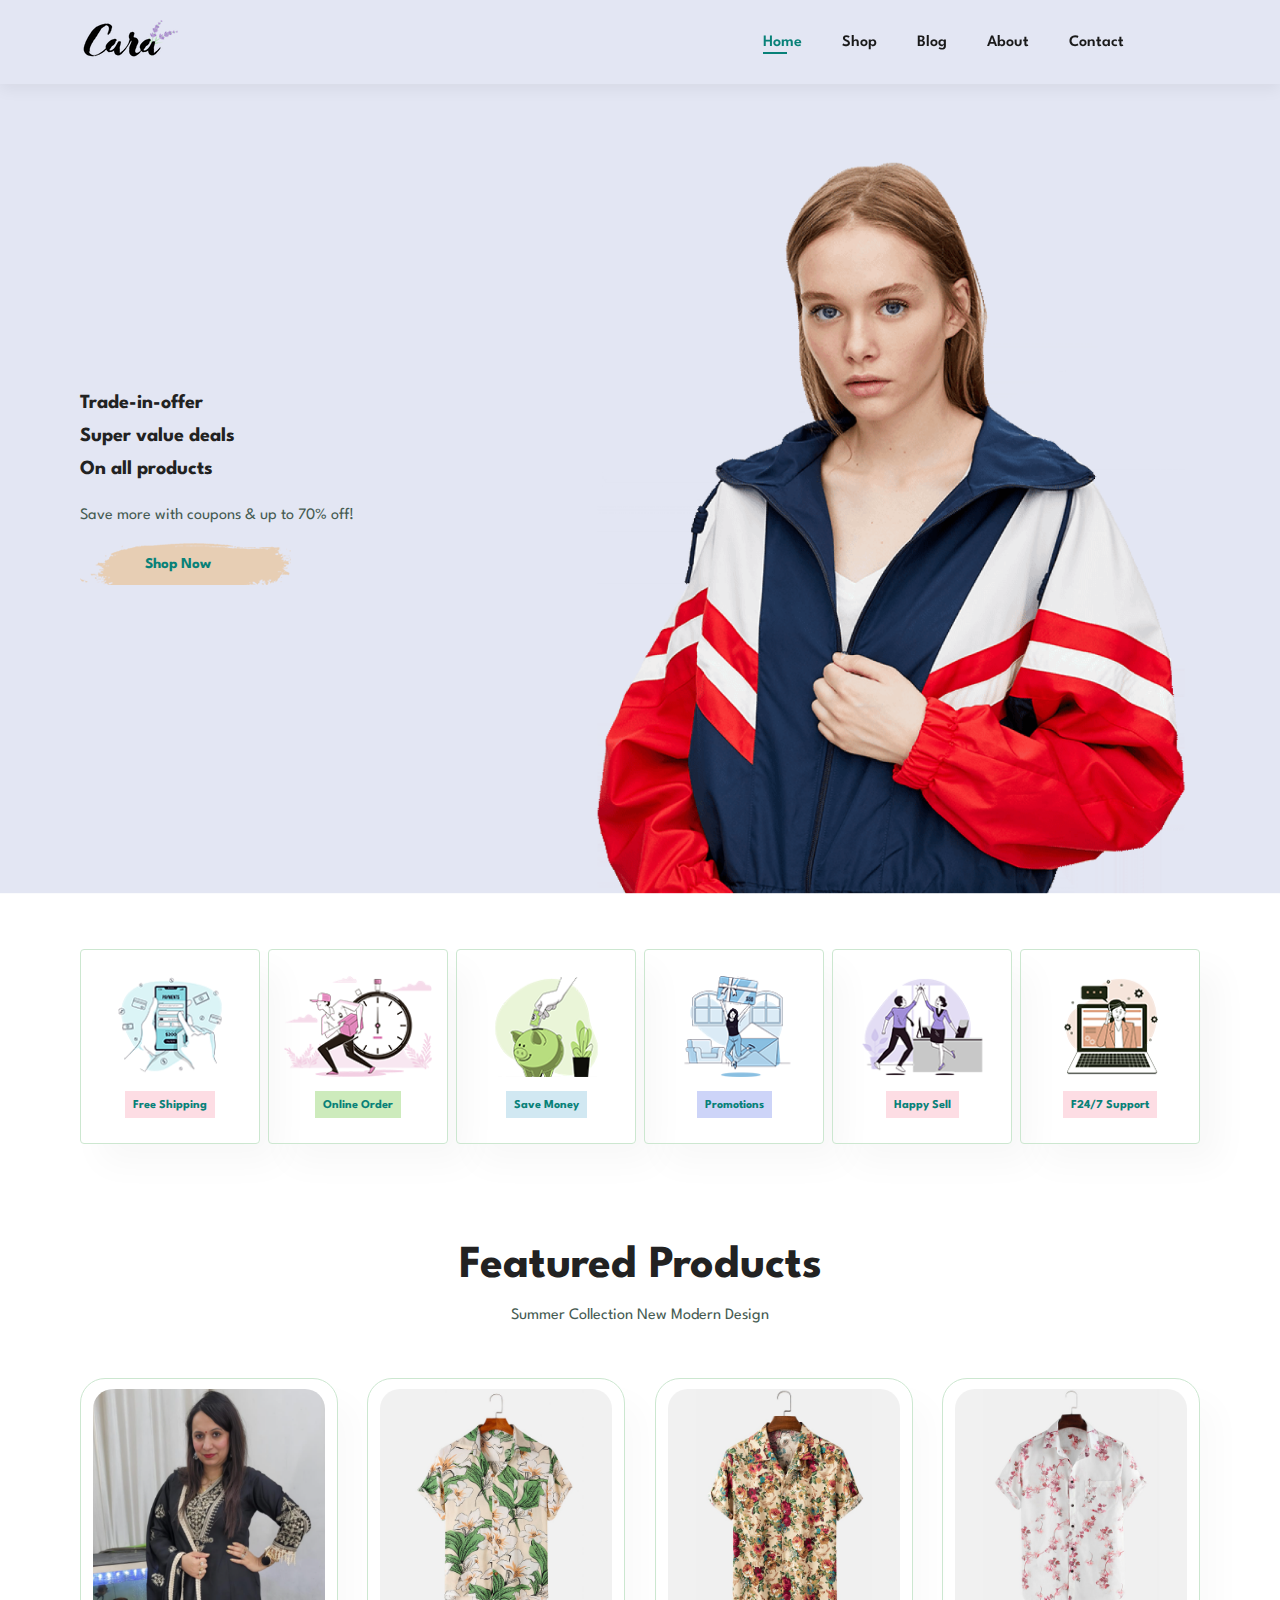
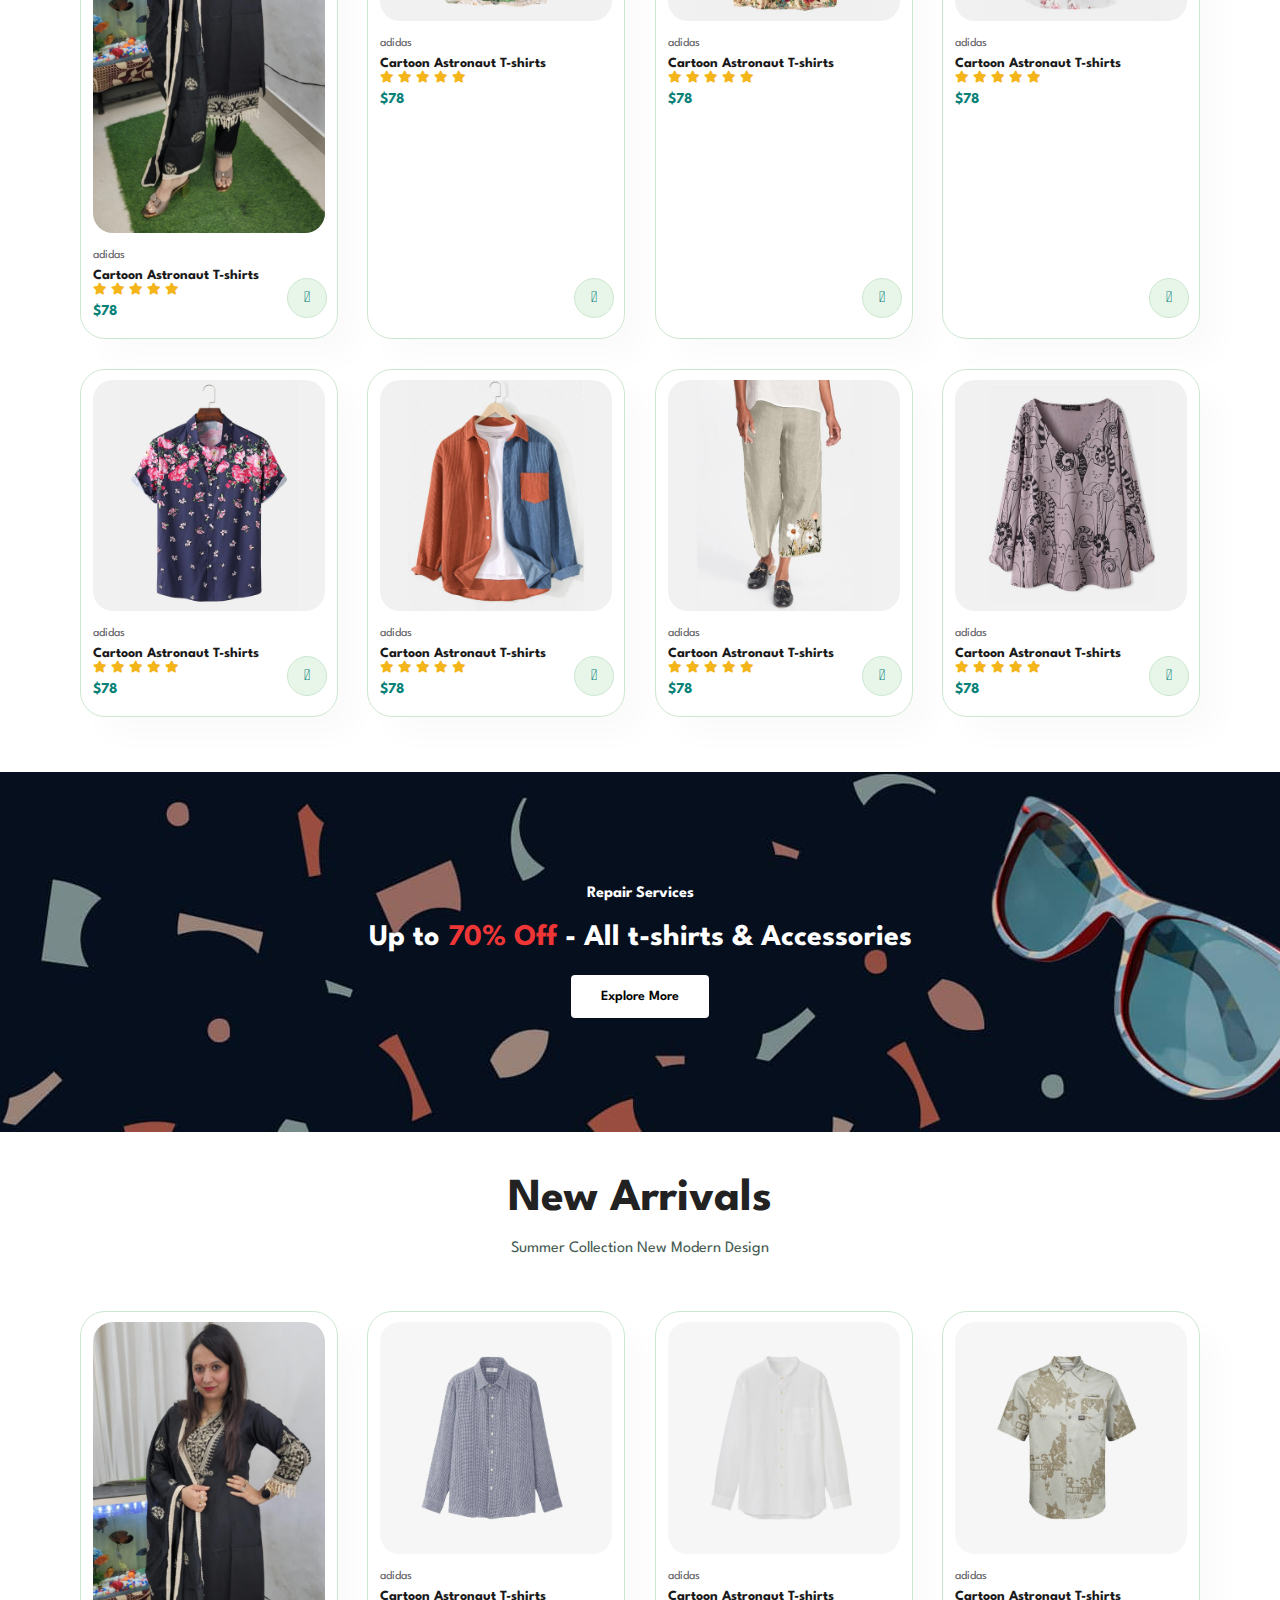
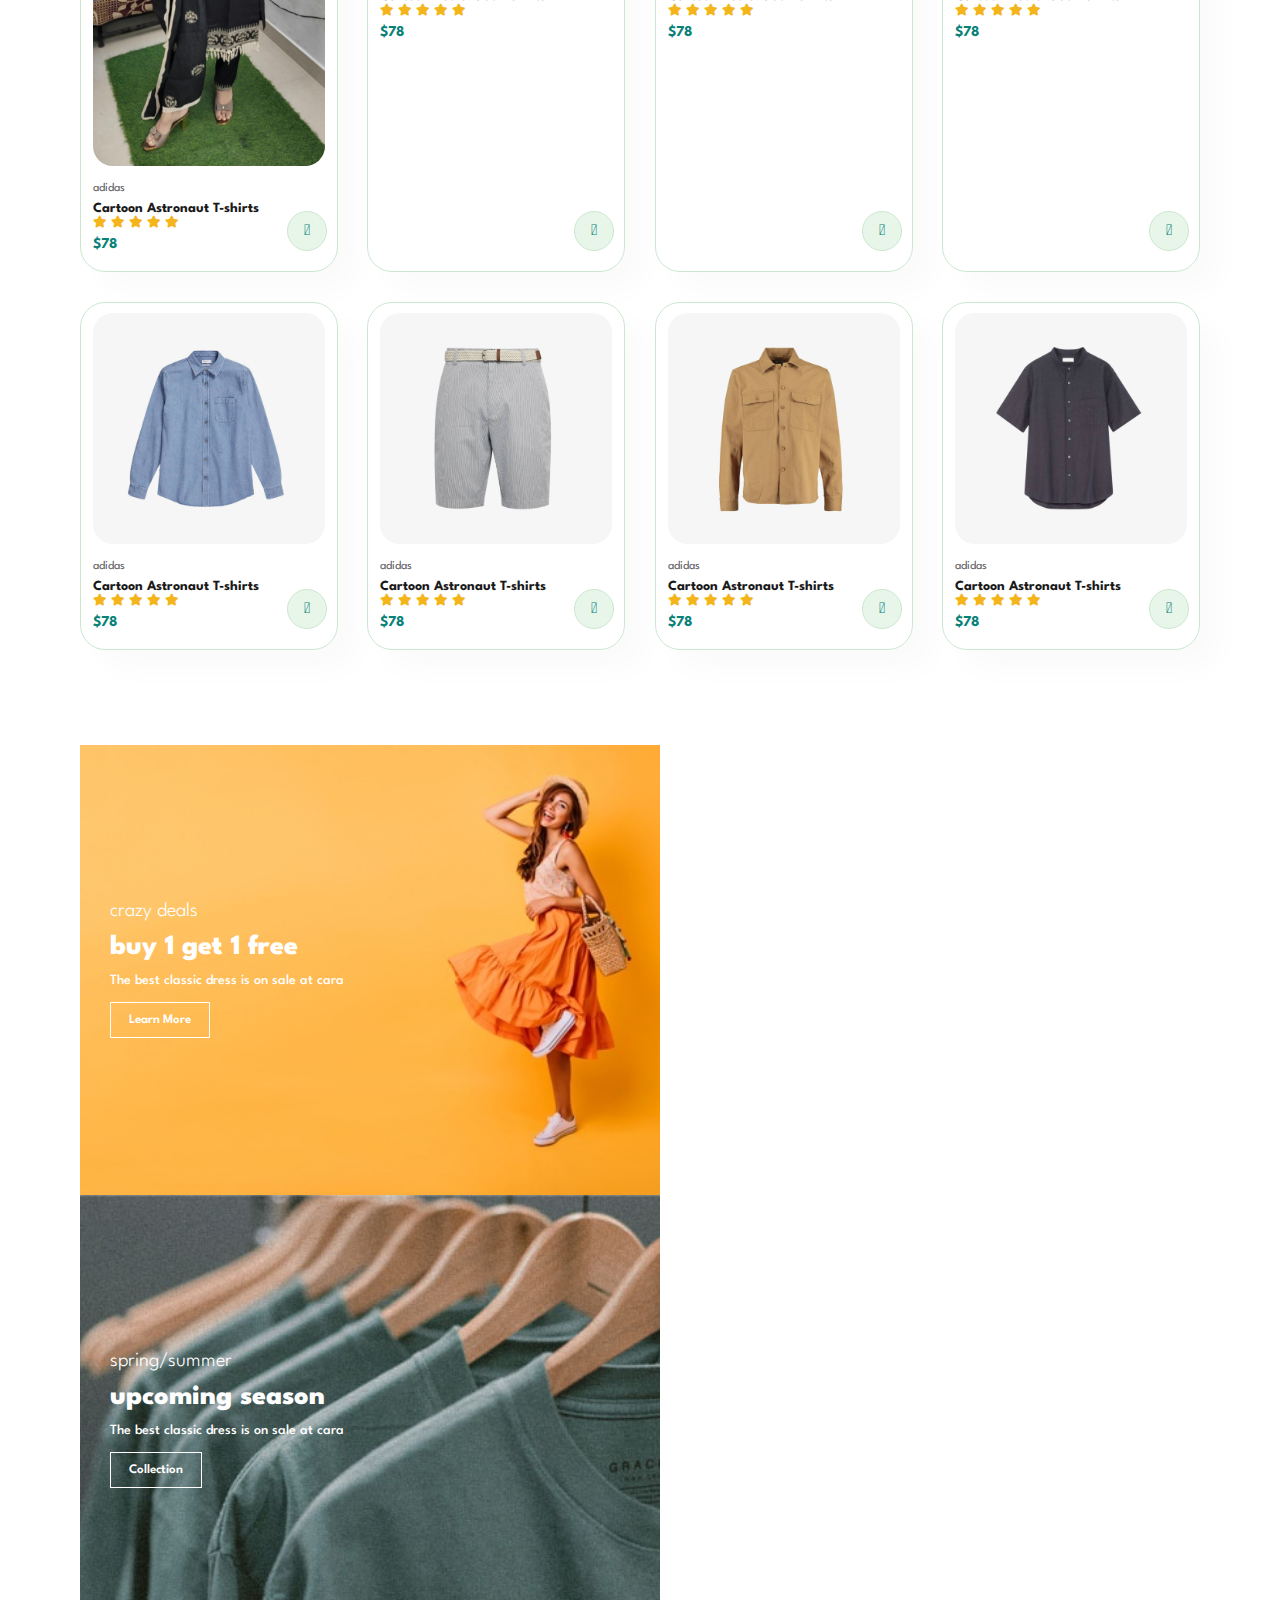
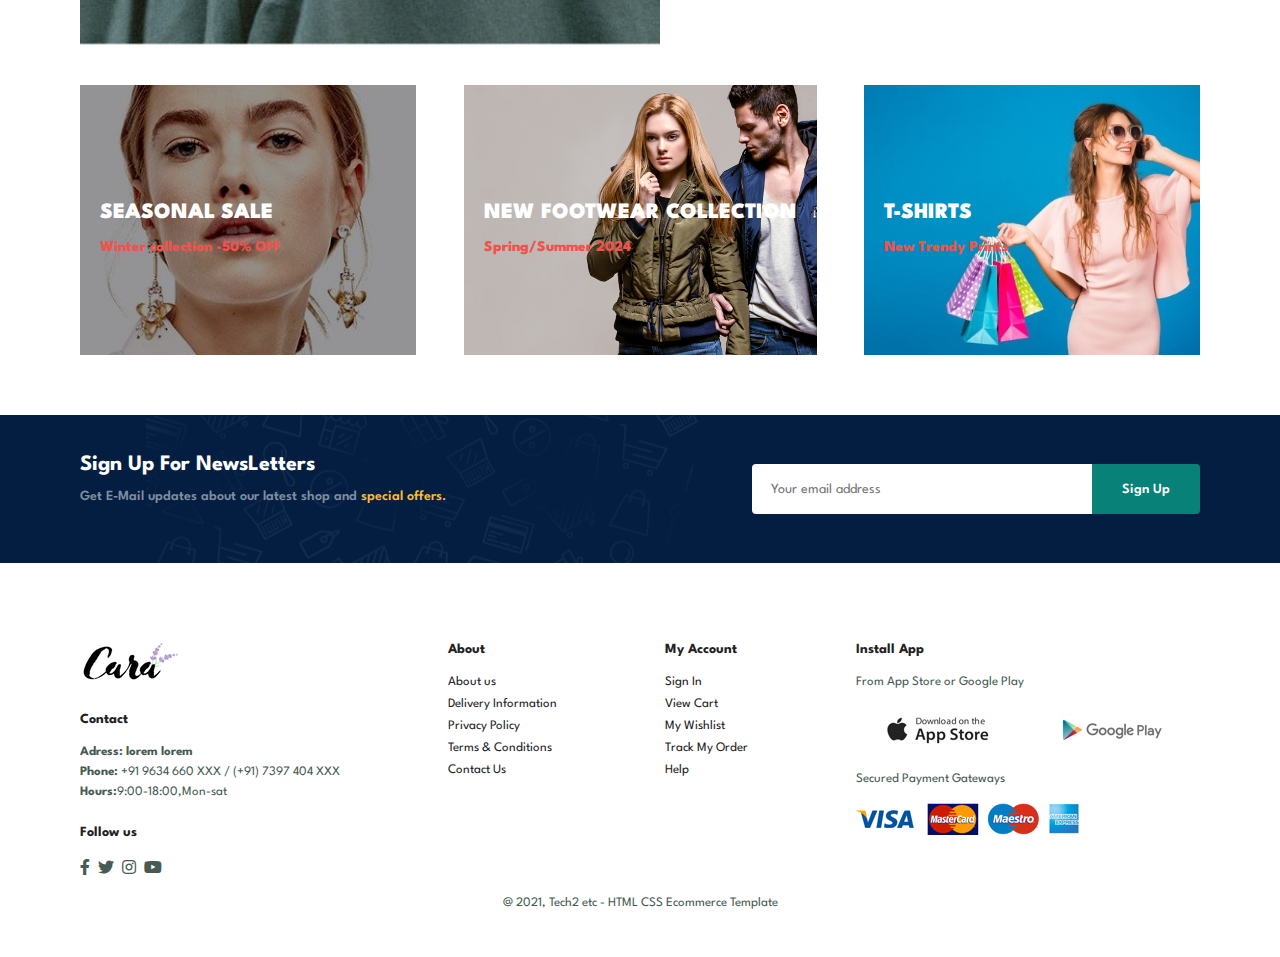
<file: index.html>
<!DOCTYPE html>
<html lang="en">

    <head>
        <meta charset="UTF-8">
        <meta http-equiv="X-UA-Compatible" content="IE=edge">
        <meta name="viewport" content="width=device-width, initial-scale=1.0">
        <title>Classy Dezire</title>
        <!-- <link rel="stylesheet" href="https://pro.fontawesome.com/releases/v5.10.0/css/all.css" integrity="sha384-AYmEC3Yw5cVb3ZcuHt0A93w35dYTsvhLPVnYs9eStHfGJvOvKxVfELGroGkvsg+p" crossorigin="anonymous"/> -->
        <link rel="stylesheet" href="https://pro.fontawesome.com/releases/v5.10.0/css/all.css" />

        <link rel="stylesheet" href="style.css">
    </head>

    <body>
           <section id="header">
            <a href="#"><img src="img/logo.png" class="logo" alt=""></a>
            <div>
                <ul id="navbar">
                    <li><a class="active" href="index.html">Home</a></li>
                    <li><a href="shop.html">Shop</a></li>
                    <li><a href="blog.html">Blog</a></li>
                    <li><a href="about.html">About</a></li>
                    <li><a href="contact.html">Contact</a></li>
                    <li id="lg-bag"><a href="cart.html"><i class="far fa-shopping-bag"></i></a></li>
                    <a href="#" id="close"><i class="far fa-times"></i></a>
                </ul>
            </div>
            <div id="mobile">
                <a href="cart.html"><i class="far fa-shopping-bag"></i></a>
                <i id="bar" class="fas fa-outdent"></i>
            </div>
           </section>
           <section id="hero">
                <h4>Trade-in-offer</h4>
                <h4>Super value deals</h4>
                <h4>On all products</h4>
                <p>Save more with coupons & up to 70% off!</p>
                <button>Shop Now</button>
           </section>
           <section id="feature" class="section-p1">
            <div class="fe-box">
                <img src="img/features/f1.png" alt="">
                <h6>Free Shipping</h6>
            </div>
            <div class="fe-box">
                <img src="img/features/f2.png" alt="">
                <h6>Online Order</h6>
            </div>
            <div class="fe-box">
                <img src="img/features/f3.png" alt="">
                <h6>Save Money</h6>
            </div>
            <div class="fe-box">
                <img src="img/features/f4.png" alt="">
                <h6>Promotions</h6>
            </div>
            <div class="fe-box">
                <img src="img/features/f5.png" alt="">
                <h6>Happy Sell</h6>
            </div>
            <div class="fe-box">
                <img src="img/features/f6.png" alt="">
                <h6>F24/7 Support</h6>
            </div>
           </section>
           <section id="product1" class="section-p1">
            <h2>Featured Products</h2>
            <p>Summer Collection New Modern Design</p>
            <div class="pro-container">
                <div class="pro">
                    <img src="img/products/product1.png" alt="">
                    <div class="des">
                        <span>adidas</span>
                        <h5>Cartoon Astronaut T-shirts</h5>
                        <div class="star">
                            <i class="fas fa-star"></i>
                            <i class="fas fa-star"></i>
                            <i class="fas fa-star"></i>
                            <i class="fas fa-star"></i>
                            <i class="fas fa-star"></i>
                        </div>
                        <h4>$78</h4>
                    </div>
                    <a href="#"><i class="fal fa-shopping-cart cart"></i></a>
                </div>
                <div class="pro">
                    <img src="img/products/f2.jpg" alt="">
                    <div class="des">
                        <span>adidas</span>
                        <h5>Cartoon Astronaut T-shirts</h5>
                        <div class="star">
                            <i class="fas fa-star"></i>
                            <i class="fas fa-star"></i>
                            <i class="fas fa-star"></i>
                            <i class="fas fa-star"></i>
                            <i class="fas fa-star"></i>
                        </div>
                        <h4>$78</h4>
                    </div>
                    <a href="#"><i class="fal fa-shopping-cart cart"></i></a>
                </div>
                <div class="pro">
                    <img src="img/products/f3.jpg" alt="">
                    <div class="des">
                        <span>adidas</span>
                        <h5>Cartoon Astronaut T-shirts</h5>
                        <div class="star">
                            <i class="fas fa-star"></i>
                            <i class="fas fa-star"></i>
                            <i class="fas fa-star"></i>
                            <i class="fas fa-star"></i>
                            <i class="fas fa-star"></i>
                        </div>
                        <h4>$78</h4>
                    </div>
                    <a href="#"><i class="fal fa-shopping-cart cart"></i></a>
                </div>
                <div class="pro">
                    <img src="img/products/f4.jpg" alt="">
                    <div class="des">
                        <span>adidas</span>
                        <h5>Cartoon Astronaut T-shirts</h5>
                        <div class="star">
                            <i class="fas fa-star"></i>
                            <i class="fas fa-star"></i>
                            <i class="fas fa-star"></i>
                            <i class="fas fa-star"></i>
                            <i class="fas fa-star"></i>
                        </div>
                        <h4>$78</h4>
                    </div>
                    <a href="#"><i class="fal fa-shopping-cart cart"></i></a>
                </div>
                <div class="pro">
                    <img src="img/products/f5.jpg" alt="">
                    <div class="des">
                        <span>adidas</span>
                        <h5>Cartoon Astronaut T-shirts</h5>
                        <div class="star">
                            <i class="fas fa-star"></i>
                            <i class="fas fa-star"></i>
                            <i class="fas fa-star"></i>
                            <i class="fas fa-star"></i>
                            <i class="fas fa-star"></i>
                        </div>
                        <h4>$78</h4>
                    </div>
                    <a href="#"><i class="fal fa-shopping-cart cart"></i></a>
                </div>
                <div class="pro">
                    <img src="img/products/f6.jpg" alt="">
                    <div class="des">
                        <span>adidas</span>
                        <h5>Cartoon Astronaut T-shirts</h5>
                        <div class="star">
                            <i class="fas fa-star"></i>
                            <i class="fas fa-star"></i>
                            <i class="fas fa-star"></i>
                            <i class="fas fa-star"></i>
                            <i class="fas fa-star"></i>
                        </div>
                        <h4>$78</h4>
                    </div>
                    <a href="#"><i class="fal fa-shopping-cart cart"></i></a>
                </div>
                <div class="pro">
                    <img src="img/products/f7.jpg" alt="">
                    <div class="des">
                        <span>adidas</span>
                        <h5>Cartoon Astronaut T-shirts</h5>
                        <div class="star">
                            <i class="fas fa-star"></i>
                            <i class="fas fa-star"></i>
                            <i class="fas fa-star"></i>
                            <i class="fas fa-star"></i>
                            <i class="fas fa-star"></i>
                        </div>
                        <h4>$78</h4>
                    </div>
                    <a href="#"><i class="fal fa-shopping-cart cart"></i></a>
                </div>
                <div class="pro">
                    <img src="img/products/f8.jpg" alt="">
                    <div class="des">
                        <span>adidas</span>
                        <h5>Cartoon Astronaut T-shirts</h5>
                        <div class="star">
                            <i class="fas fa-star"></i>
                            <i class="fas fa-star"></i>
                            <i class="fas fa-star"></i>
                            <i class="fas fa-star"></i>
                            <i class="fas fa-star"></i>
                        </div>
                        <h4>$78</h4>
                    </div>
                    <a href="#"><i class="fal fa-shopping-cart cart"></i></a>
                </div>

            </div>
           </section>
           <section id="banner" class=".section-m1">
            <h4>Repair Services</h4>
            <h2>Up to <span>70% Off</span> - All t-shirts & Accessories</h2>
            <button class="normal">Explore More</button>
           </section>
           <section id="product1" class="section-p1">
            <h2>New Arrivals</h2>
            <p>Summer Collection New Modern Design</p>
            <div class="pro-container">
                <div class="pro">
                    <img src="img/products/product1.png" alt="">
                    <div class="des">
                        <span>adidas</span>
                        <h5>Cartoon Astronaut T-shirts</h5>
                        <div class="star">
                            <i class="fas fa-star"></i>
                            <i class="fas fa-star"></i>
                            <i class="fas fa-star"></i>
                            <i class="fas fa-star"></i>
                            <i class="fas fa-star"></i>
                        </div>
                        <h4>$78</h4>
                    </div>
                    <a href="#"><i class="fal fa-shopping-cart cart"></i></a>
                </div>
                <div class="pro">
                    <img src="img/products/n2.jpg" alt="">
                    <div class="des">
                        <span>adidas</span>
                        <h5>Cartoon Astronaut T-shirts</h5>
                        <div class="star">
                            <i class="fas fa-star"></i>
                            <i class="fas fa-star"></i>
                            <i class="fas fa-star"></i>
                            <i class="fas fa-star"></i>
                            <i class="fas fa-star"></i>
                        </div>
                        <h4>$78</h4>
                    </div>
                    <a href="#"><i class="fal fa-shopping-cart cart"></i></a>
                </div>
                <div class="pro">
                    <img src="img/products/n3.jpg" alt="">
                    <div class="des">
                        <span>adidas</span>
                        <h5>Cartoon Astronaut T-shirts</h5>
                        <div class="star">
                            <i class="fas fa-star"></i>
                            <i class="fas fa-star"></i>
                            <i class="fas fa-star"></i>
                            <i class="fas fa-star"></i>
                            <i class="fas fa-star"></i>
                        </div>
                        <h4>$78</h4>
                    </div>
                    <a href="#"><i class="fal fa-shopping-cart cart"></i></a>
                </div>
                <div class="pro">
                    <img src="img/products/n4.jpg" alt="">
                    <div class="des">
                        <span>adidas</span>
                        <h5>Cartoon Astronaut T-shirts</h5>
                        <div class="star">
                            <i class="fas fa-star"></i>
                            <i class="fas fa-star"></i>
                            <i class="fas fa-star"></i>
                            <i class="fas fa-star"></i>
                            <i class="fas fa-star"></i>
                        </div>
                        <h4>$78</h4>
                    </div>
                    <a href="#"><i class="fal fa-shopping-cart cart"></i></a>
                </div>
                <div class="pro">
                    <img src="img/products/n5.jpg" alt="">
                    <div class="des">
                        <span>adidas</span>
                        <h5>Cartoon Astronaut T-shirts</h5>
                        <div class="star">
                            <i class="fas fa-star"></i>
                            <i class="fas fa-star"></i>
                            <i class="fas fa-star"></i>
                            <i class="fas fa-star"></i>
                            <i class="fas fa-star"></i>
                        </div>
                        <h4>$78</h4>
                    </div>
                    <a href="#"><i class="fal fa-shopping-cart cart"></i></a>
                </div>
                <div class="pro">
                    <img src="img/products/n6.jpg" alt="">
                    <div class="des">
                        <span>adidas</span>
                        <h5>Cartoon Astronaut T-shirts</h5>
                        <div class="star">
                            <i class="fas fa-star"></i>
                            <i class="fas fa-star"></i>
                            <i class="fas fa-star"></i>
                            <i class="fas fa-star"></i>
                            <i class="fas fa-star"></i>
                        </div>
                        <h4>$78</h4>
                    </div>
                    <a href="#"><i class="fal fa-shopping-cart cart"></i></a>
                </div>
                <div class="pro">
                    <img src="img/products/n7.jpg" alt="">
                    <div class="des">
                        <span>adidas</span>
                        <h5>Cartoon Astronaut T-shirts</h5>
                        <div class="star">
                            <i class="fas fa-star"></i>
                            <i class="fas fa-star"></i>
                            <i class="fas fa-star"></i>
                            <i class="fas fa-star"></i>
                            <i class="fas fa-star"></i>
                        </div>
                        <h4>$78</h4>
                    </div>
                    <a href="#"><i class="fal fa-shopping-cart cart"></i></a>
                </div>
                <div class="pro">
                    <img src="img/products/n8.jpg" alt="">
                    <div class="des">
                        <span>adidas</span>
                        <h5>Cartoon Astronaut T-shirts</h5>
                        <div class="star">
                            <i class="fas fa-star"></i>
                            <i class="fas fa-star"></i>
                            <i class="fas fa-star"></i>
                            <i class="fas fa-star"></i>
                            <i class="fas fa-star"></i>
                        </div>
                        <h4>$78</h4>
                    </div>
                    <a href="#"><i class="fal fa-shopping-cart cart"></i></a>
                </div>

            </div>
           </section>
           <section id="sm-banner" class="section-p1">
            <div class="banner-box">
                <h4>crazy deals</h4>
                <h2>buy 1 get 1 free</h2>
                <span>The best classic dress is on sale at cara</span>
                <button class="white">Learn More</button>
            </div>
            <div class="banner-box banner-box2">
                <h4>spring/summer</h4>
                <h2>upcoming season</h2>
                <span>The best classic dress is on sale at cara</span>
                <button class="white">Collection</button>
            </div>
           </section>
           <section id="banner3">
            <div class="banner-box">
                <h2>SEASONAL SALE</h2>
                <h3>Winter collection -50% OFF</h3>
            </div>
            <div class="banner-box banner-box2">
                <h2>NEW FOOTWEAR COLLECTION</h2>
                <h3>Spring/Summer 2024</h3>
            </div>
            <div class="banner-box banner-box3">
                <h2>T-SHIRTS</h2>
                <h3>New Trendy Prints</h3>
            </div>
           </section>
           <section id="newsletter" class="section-p1 section-m1">
            <div class="newstext">
                <h4>Sign Up For NewsLetters</h4>
                <p>Get E-Mail updates about our latest shop and <span>special offers.</span></p>
            </div>
            <div class="form">
                <input type="text" placeholder="Your email address">
                <button class="normal">Sign Up</button>
            </div>
           </section>
           <footer class="section-p1">
            <div class="col">
                <img class="logo" src="img/logo.png" alt="">
                <h4>Contact</h4>
                <p><strong>Adress: lorem lorem</strong></p>
                <p><strong>Phone:</strong> +91 9634 660 XXX / (+91) 7397 404 XXX</p>
                <p><strong>Hours:</strong>9:00-18:00,Mon-sat</p>
                <div class="follow">
                    <h4>Follow us</h4>
                    <div class="icon">
                       <i class="fab fa-facebook-f"></i>
                       <i class="fab fa-twitter"></i>
                       <i class="fab fa-instagram"></i>
                       <i class="fab fa-youtube"></i>
                    </div>
                </div>
            </div>
            <div class="col">
                <h4>About</h4>
                <a href="#">About us</a>
                <a href="#">Delivery Information</a>
                <a href="#">Privacy Policy</a>
                <a href="#">Terms & Conditions</a>
                <a href="#">Contact Us</a>
            </div>

            <div class="col">
                <h4>My Account</h4>
                <a href="#">Sign In</a>
                <a href="#">View Cart</a>
                <a href="#">My Wishlist</a>
                <a href="#">Track My Order</a>
                <a href="#">Help</a>
            </div>
            
            <div class="col install">
                <h4>Install App</h4>
                <p>From App Store or Google Play</p>
                <div class="row">
                    <img src="img/pay/app.jpg" alt="">
                    <img src="img/pay/play.jpg" alt="">
                </div>
                <p>Secured Payment Gateways</p>
                <img src="img/pay/pay.png" alt="">    
                
            </div>
            <div class="copyright">
                <p>@ 2021, Tech2 etc - HTML CSS Ecommerce Template</p>
            </div>
           </footer>

        <script src="script.js"></script>
    </body>

</html>
</file>
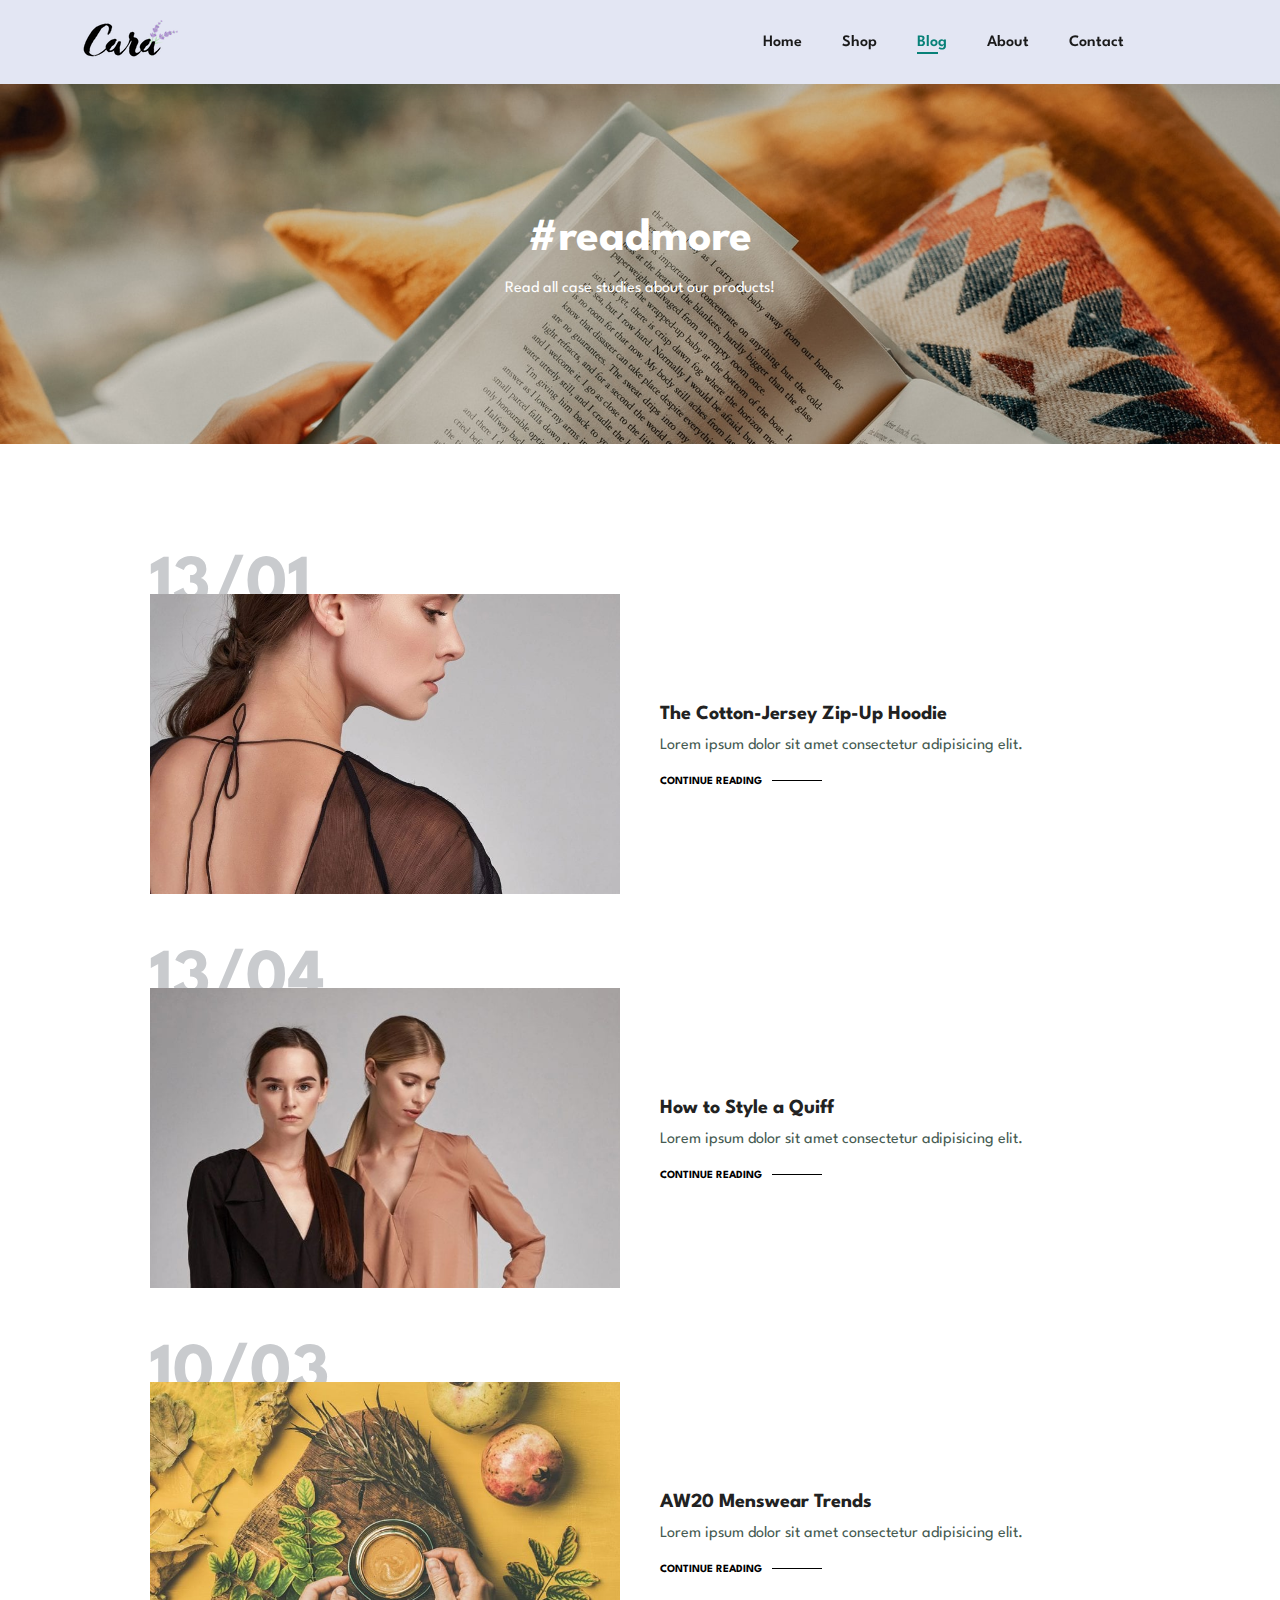
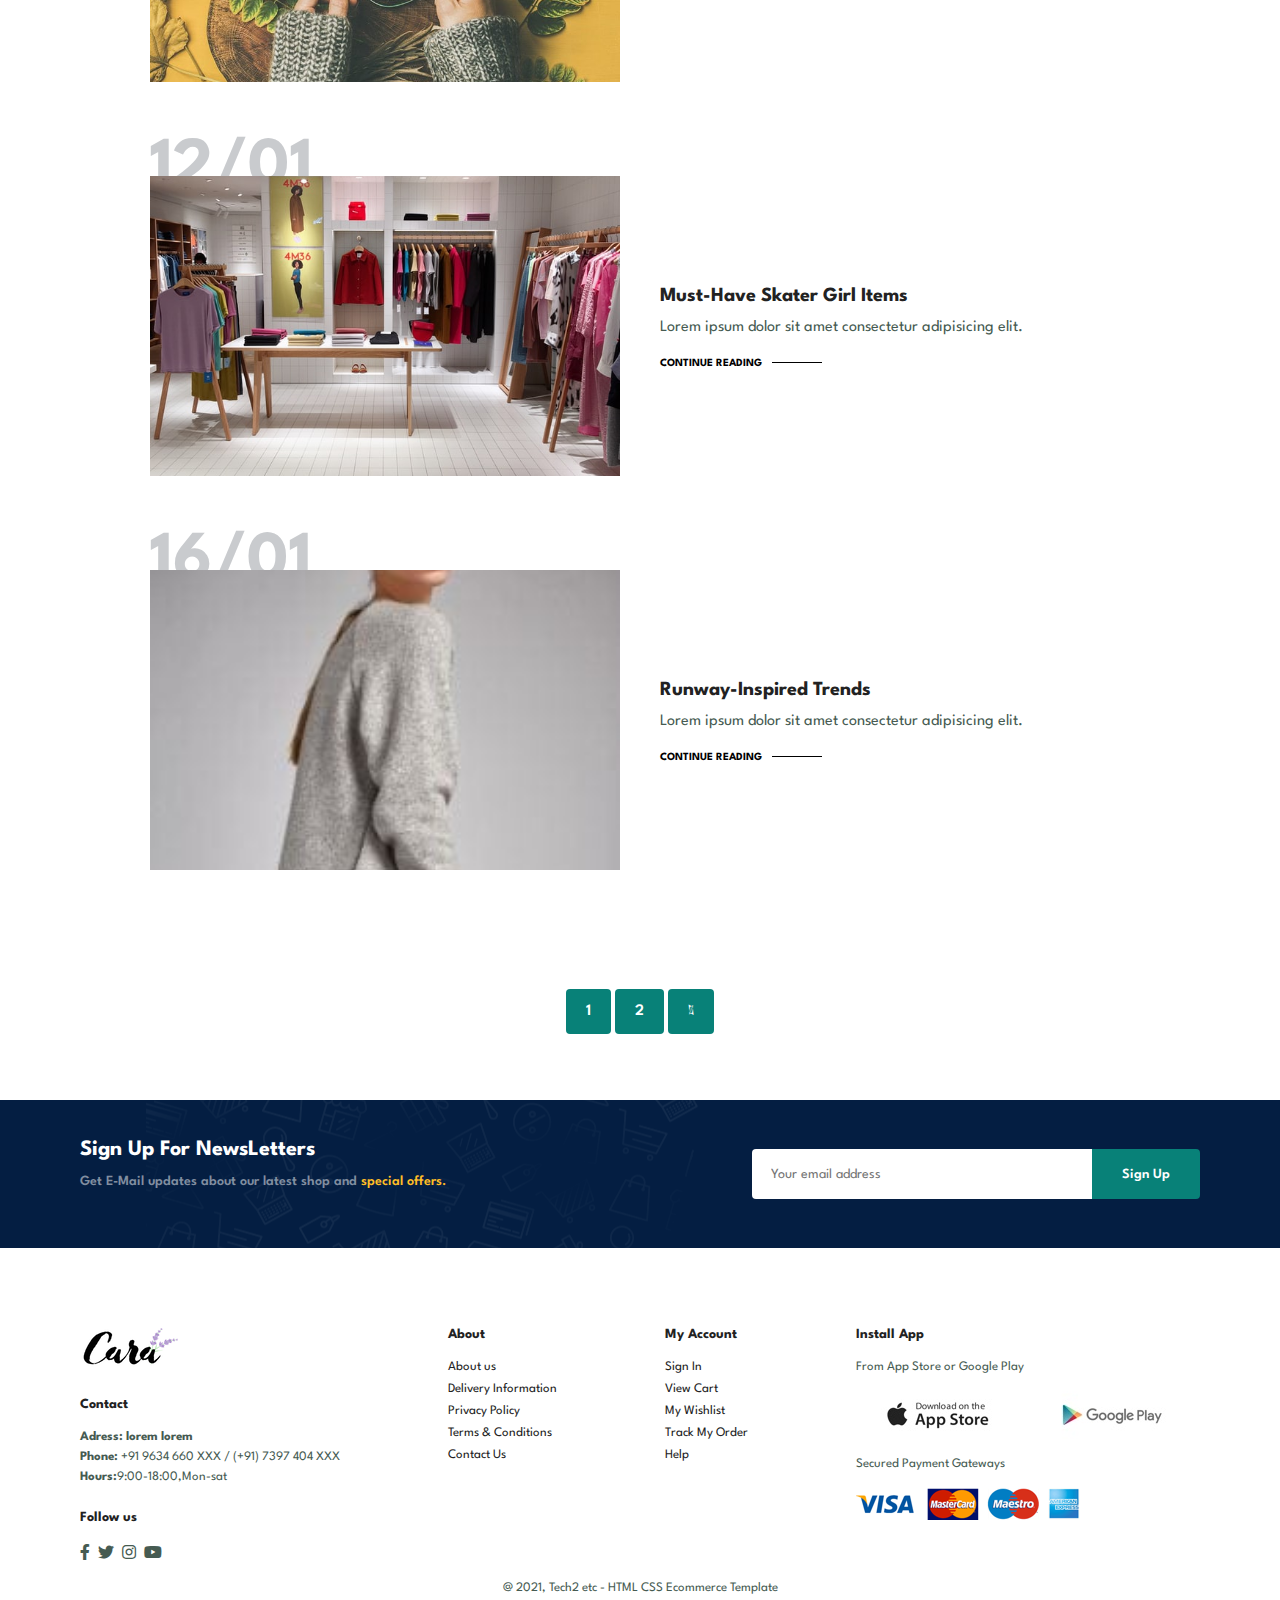
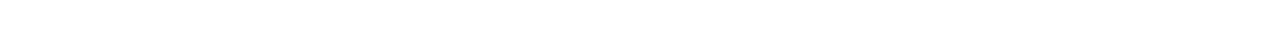
<file: blog.html>
<!DOCTYPE html>
<html lang="en">

    <head>
        <meta charset="UTF-8">
        <meta http-equiv="X-UA-Compatible" content="IE=edge">
        <meta name="viewport" content="width=device-width, initial-scale=1.0">
        <title>Classy Dezire</title>
        <!-- <link rel="stylesheet" href="https://pro.fontawesome.com/releases/v5.10.0/css/all.css" integrity="sha384-AYmEC3Yw5cVb3ZcuHt0A93w35dYTsvhLPVnYs9eStHfGJvOvKxVfELGroGkvsg+p" crossorigin="anonymous"/> -->
        <link rel="stylesheet" href="https://pro.fontawesome.com/releases/v5.10.0/css/all.css" />

        <link rel="stylesheet" href="style.css">
    </head>

    <body>
           <section id="header">
            <a href="#"><img src="img/logo.png" class="logo" alt=""></a>
            <div>
                <ul id="navbar">
                    <li><a href="index.html">Home</a></li>
                    <li><a href="shop.html">Shop</a></li>
                    <li><a class="active" href="blog.html">Blog</a></li>
                    <li><a href="about.html">About</a></li>
                    <li><a href="contact.html">Contact</a></li>
                    <li id="lg-bag"><a href="cart.html"><i class="far fa-shopping-bag"></i></a></li>
                    <a href="#" id="close"><i class="far fa-times"></i></a>
                </ul>
            </div>
            <div id="mobile">
                <a href="cart.html"><i class="far fa-shopping-bag"></i></a>
                <i id="bar" class="fas fa-outdent"></i>
            </div>
           </section>
           <section id="page-header" class="blog-header">
                <h2>#readmore</h2>
                <p>Read all case studies about our products!</p>
           </section>
           
           <section id="blog">
             <div class="blog-box">
                <div class="blog-img">
                    <img src="img/blog/blog1.jpg" alt="">
                </div>
                <div class="blog-details">
                    <h4>The Cotton-Jersey Zip-Up Hoodie</h4>
                    <p>Lorem ipsum dolor sit amet consectetur adipisicing elit.</p>
                    <a href="#">CONTINUE READING</a>
                </div>
                <h1>13/01</h1>
             </div>
             <div class="blog-box">
                <div class="blog-img">
                    <img src="img/blog/blog2.jpg" alt="">
                </div>
                <div class="blog-details">
                    <h4>How to Style a Quiff</h4>
                    <p>Lorem ipsum dolor sit amet consectetur adipisicing elit.</p>
                    <a href="#">CONTINUE READING</a>
                </div>
                <h1>13/04</h1>
             </div>
             <div class="blog-box">
                <div class="blog-img">
                    <img src="img/blog/b6.jpg" alt="">
                </div>
                <div class="blog-details">
                    <h4>AW20 Menswear Trends</h4>
                    <p>Lorem ipsum dolor sit amet consectetur adipisicing elit.</p>
                    <a href="#">CONTINUE READING</a>
                </div>
                <h1>10/03</h1>
             </div>
             <div class="blog-box">
                <div class="blog-img">
                    <img src="img/blog/b3.jpg" alt="">
                </div>
                <div class="blog-details">
                    <h4>Must-Have Skater Girl Items</h4>
                    <p>Lorem ipsum dolor sit amet consectetur adipisicing elit.</p>
                    <a href="#">CONTINUE READING</a>
                </div>
                <h1>12/01</h1>
             </div>
             <div class="blog-box">
                <div class="blog-img">
                    <img src="img/blog/b5.jpg" alt="">
                </div>
                <div class="blog-details">
                    <h4>Runway-Inspired Trends</h4>
                    <p>Lorem ipsum dolor sit amet consectetur adipisicing elit.</p>
                    <a href="#">CONTINUE READING</a>
                </div>
                <h1>16/01</h1>
             </div>
           </section>

           <section id="pagination" class="section-p1">
            <a href="#">1</a>
            <a href="#">2</a>
            <a href="#"><i class="fal fa-long-arrow-alt-right"></i></a>
           </section>
           <section id="newsletter" class="section-p1 section-m1">
            <div class="newstext">
                <h4>Sign Up For NewsLetters</h4>
                <p>Get E-Mail updates about our latest shop and <span>special offers.</span></p>
            </div>
            <div class="form">
                <input type="text" placeholder="Your email address">
                <button class="normal">Sign Up</button>
            </div>
           </section>
           <footer class="section-p1">
            <div class="col">
                <img class="logo" src="img/logo.png" alt="">
                <h4>Contact</h4>
                <p><strong>Adress: lorem lorem</strong></p>
                <p><strong>Phone:</strong> +91 9634 660 XXX / (+91) 7397 404 XXX</p>
                <p><strong>Hours:</strong>9:00-18:00,Mon-sat</p>
                <div class="follow">
                    <h4>Follow us</h4>
                    <div class="icon">
                       <i class="fab fa-facebook-f"></i>
                       <i class="fab fa-twitter"></i>
                       <i class="fab fa-instagram"></i>
                       <i class="fab fa-youtube"></i>
                    </div>
                </div>
            </div>
            <div class="col">
                <h4>About</h4>
                <a href="#">About us</a>
                <a href="#">Delivery Information</a>
                <a href="#">Privacy Policy</a>
                <a href="#">Terms & Conditions</a>
                <a href="#">Contact Us</a>
            </div>

            <div class="col">
                <h4>My Account</h4>
                <a href="#">Sign In</a>
                <a href="#">View Cart</a>
                <a href="#">My Wishlist</a>
                <a href="#">Track My Order</a>
                <a href="#">Help</a>
            </div>
            
            <div class="col install">
                <h4>Install App</h4>
                <p>From App Store or Google Play</p>
                <div class="row">
                    <img src="img/pay/app.jpg" alt="">
                    <img src="img/pay/play.jpg" alt="">
                </div>
                <p>Secured Payment Gateways</p>
                <img src="img/pay/pay.png" alt="">    
                
            </div>
            <div class="copyright">
                <p>@ 2021, Tech2 etc - HTML CSS Ecommerce Template</p>
            </div>
           </footer>

        <script src="script.js"></script>
    </body>

</html>
</file>
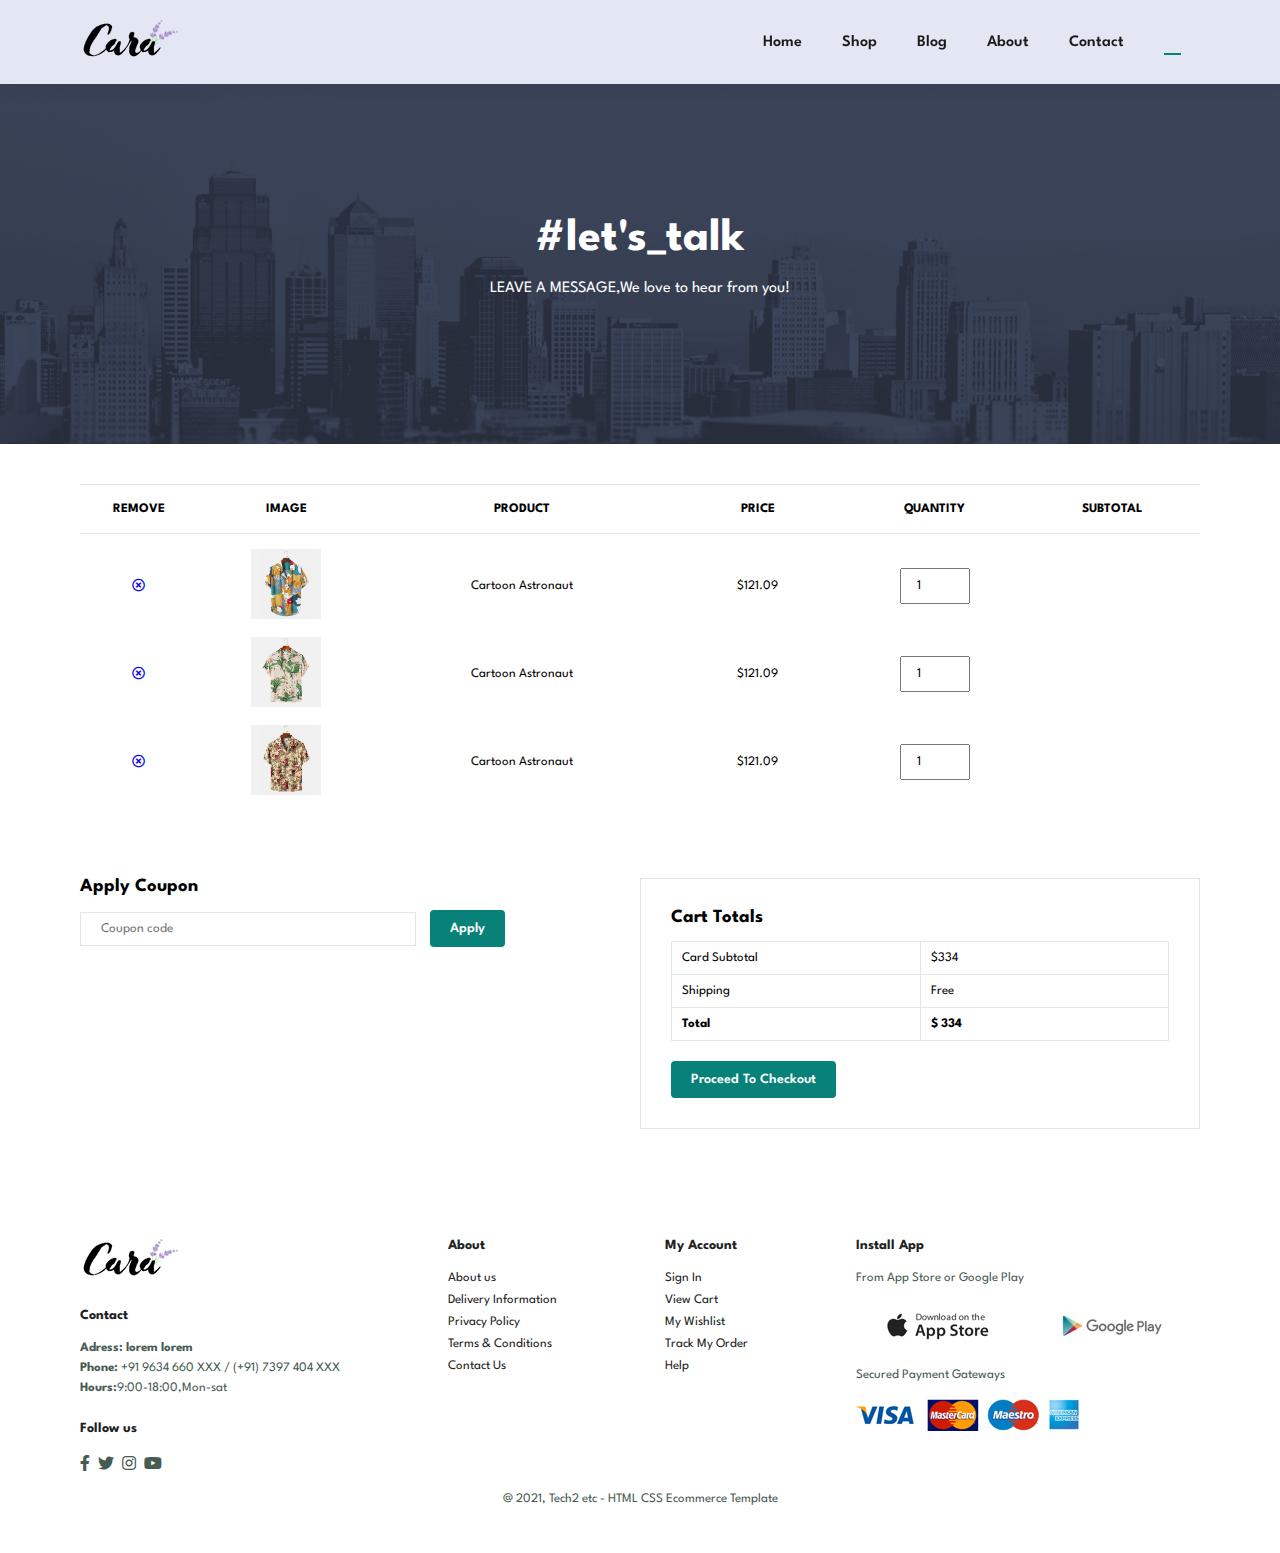
<file: cart.html>
<!DOCTYPE html>
<html lang="en">

    <head>
        <meta charset="UTF-8">
        <meta http-equiv="X-UA-Compatible" content="IE=edge">
        <meta name="viewport" content="width=device-width, initial-scale=1.0">
        <title>Classy Dezire</title>
        <!-- <link rel="stylesheet" href="https://pro.fontawesome.com/releases/v5.10.0/css/all.css" integrity="sha384-AYmEC3Yw5cVb3ZcuHt0A93w35dYTsvhLPVnYs9eStHfGJvOvKxVfELGroGkvsg+p" crossorigin="anonymous"/> -->
        <link rel="stylesheet" href="https://pro.fontawesome.com/releases/v5.10.0/css/all.css" />

        <link rel="stylesheet" href="style.css">
    </head>

    <body>
           <section id="header">
            <a href="#"><img src="img/logo.png" class="logo" alt=""></a>
            <div>
                <ul id="navbar">
                    <li><a href="index.html">Home</a></li>
                    <li><a href="shop.html">Shop</a></li>
                    <li><a href="blog.html">Blog</a></li>
                    <li><a href="about.html">About</a></li>
                    <li><a href="contact.html">Contact</a></li>
                    <li id="lg-bag"><a class="active"  href="cart.html"><i class="far fa-shopping-bag"></i></a></li>
                    <a href="#" id="close"><i class="far fa-times"></i></a>
                </ul>
            </div>
            <div id="mobile">
                <a href="cart.html"><i class="far fa-shopping-bag"></i></a>
                <i id="bar" class="fas fa-outdent"></i>
            </div>
           </section>
           <section id="page-header" class="about-header">
                <h2>#let's_talk</h2>
                <p>LEAVE A MESSAGE,We love to hear from you!</p>
           </section>

           <section id="cart" class="section-p1">
            <table width="100%">
                <thead>
                    <tr>
                        <td>Remove</td>
                        <td>Image</td>
                        <td>Product</td>
                        <td>Price</td>
                        <td>Quantity</td>
                        <td>Subtotal</td>
                    </tr>
                </thead>
                <tbody>
                    <tr>
                        <td><a href="#"><i class="far fa-times-circle"></i></a></td>
                        <td><img src="img/products/f1.jpg" alt=""></td>
                        <td>Cartoon Astronaut</td>
                        <td>$121.09</td>
                        <td><input type="number" value="1"></td>
                    </tr>
                    <tr>
                        <td><a href="#"><i class="far fa-times-circle"></i></a></td>
                        <td><img src="img/products/f2.jpg" alt=""></td>
                        <td>Cartoon Astronaut</td>
                        <td>$121.09</td>
                        <td><input type="number" value="1"></td>
                    </tr>
                    <tr>
                        <td><a href="#"><i class="far fa-times-circle"></i></a></td>
                        <td><img src="img/products/f3.jpg" alt=""></td>
                        <td>Cartoon Astronaut</td>
                        <td>$121.09</td>
                        <td><input type="number" value="1"></td>
                    </tr>
                </tbody>
            </table>
           </section>

           <section id="cart-add" class="section-p1">
            <div id="coupon">
                <h3>Apply Coupon</h3>
                <div>
                    <input type="text" placeholder="Coupon code">
                    <button class="normal">Apply</button>
                </div>
            </div>
            <div id="subtotal">
                <h3>Cart Totals</h3>
                <table>
                    <tr>
                        <td>Card Subtotal</td>
                        <td>$334</td>
                    </tr>
                    <tr>
                        <td>Shipping</td>
                        <td>Free</td>
                    </tr>
                    <tr>
                        <td><strong>Total</strong></td>
                        <td><strong>$ 334</strong></td>
                    </tr>
                </table>
                <button class="normal">Proceed To Checkout</button>
            </div>
           </section>

           <footer class="section-p1">
            <div class="col">
                <img class="logo" src="img/logo.png" alt="">
                <h4>Contact</h4>
                <p><strong>Adress: lorem lorem</strong></p>
                <p><strong>Phone:</strong> +91 9634 660 XXX / (+91) 7397 404 XXX</p>
                <p><strong>Hours:</strong>9:00-18:00,Mon-sat</p>
                <div class="follow">
                    <h4>Follow us</h4>
                    <div class="icon">
                       <i class="fab fa-facebook-f"></i>
                       <i class="fab fa-twitter"></i>
                       <i class="fab fa-instagram"></i>
                       <i class="fab fa-youtube"></i>
                    </div>
                </div>
            </div>
            <div class="col">
                <h4>About</h4>
                <a href="#">About us</a>
                <a href="#">Delivery Information</a>
                <a href="#">Privacy Policy</a>
                <a href="#">Terms & Conditions</a>
                <a href="#">Contact Us</a>
            </div>

            <div class="col">
                <h4>My Account</h4>
                <a href="#">Sign In</a>
                <a href="#">View Cart</a>
                <a href="#">My Wishlist</a>
                <a href="#">Track My Order</a>
                <a href="#">Help</a>
            </div>
            
            <div class="col install">
                <h4>Install App</h4>
                <p>From App Store or Google Play</p>
                <div class="row">
                    <img src="img/pay/app.jpg" alt="">
                    <img src="img/pay/play.jpg" alt="">
                </div>
                <p>Secured Payment Gateways</p>
                <img src="img/pay/pay.png" alt="">    
                
            </div>
            <div class="copyright">
                <p>@ 2021, Tech2 etc - HTML CSS Ecommerce Template</p>
            </div>
           </footer>

        <script src="script.js"></script>
    </body>

</html>
</file>
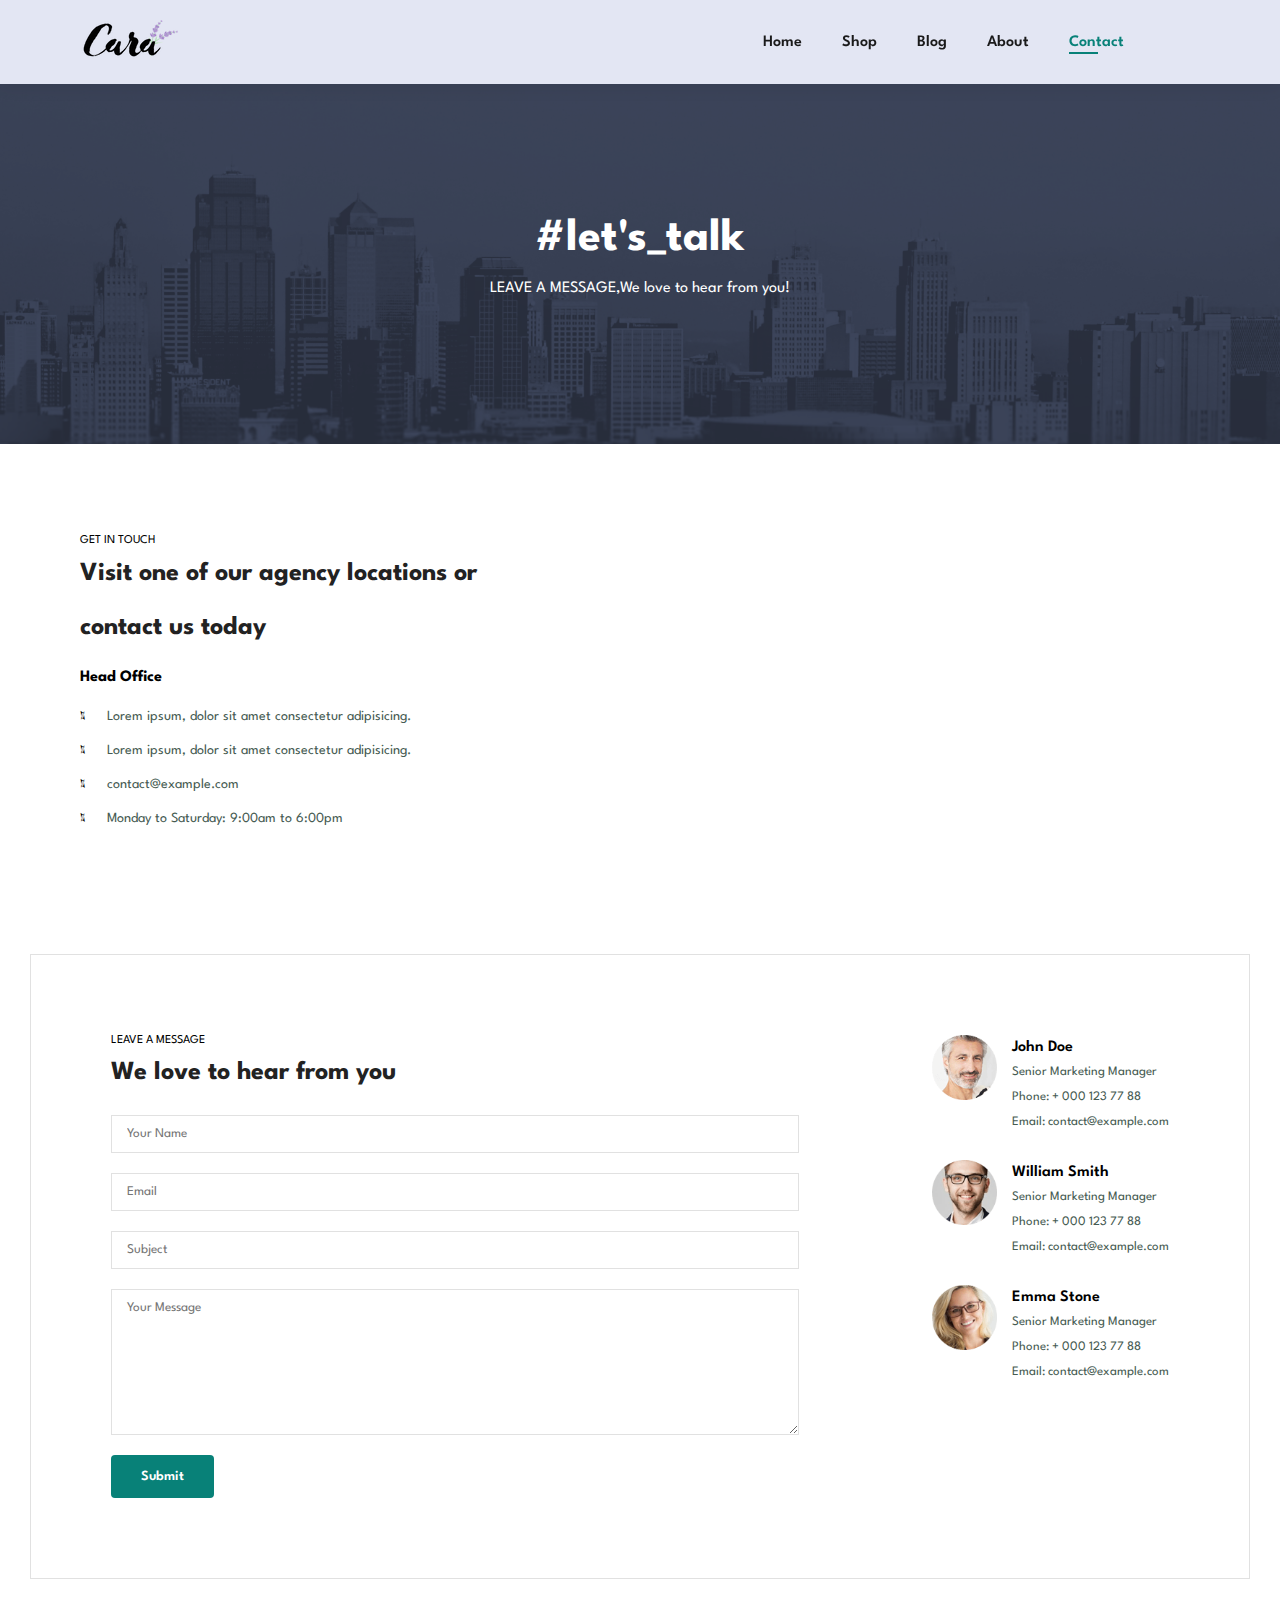
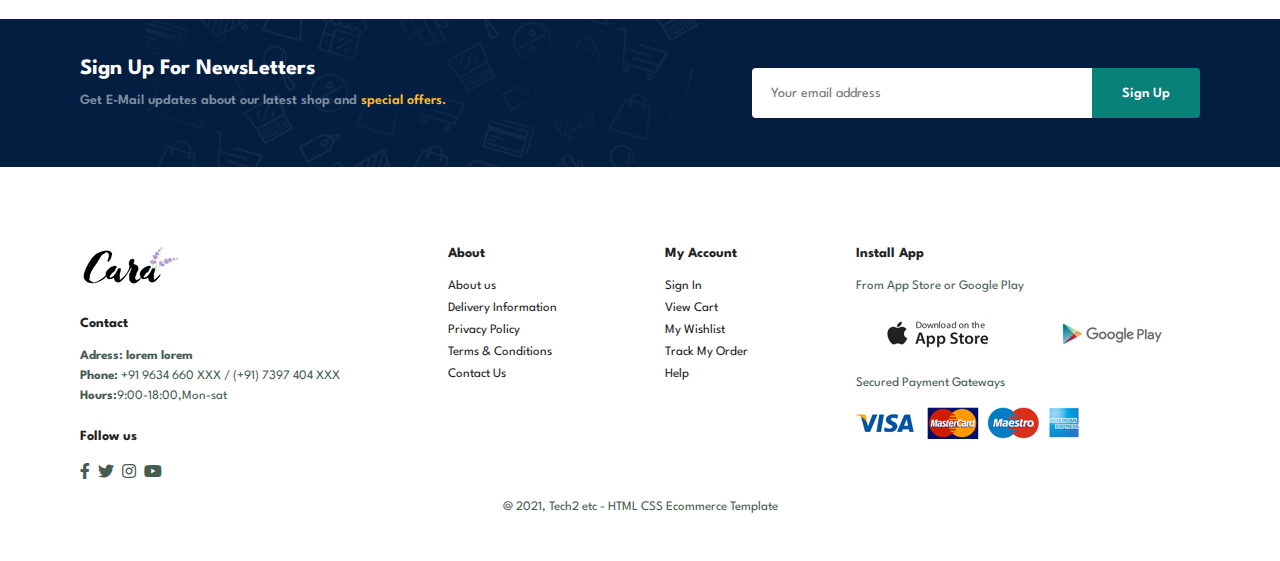
<file: contact.html>
<!DOCTYPE html>
<html lang="en">

    <head>
        <meta charset="UTF-8">
        <meta http-equiv="X-UA-Compatible" content="IE=edge">
        <meta name="viewport" content="width=device-width, initial-scale=1.0">
        <title>Classy Dezire</title>
        <!-- <link rel="stylesheet" href="https://pro.fontawesome.com/releases/v5.10.0/css/all.css" integrity="sha384-AYmEC3Yw5cVb3ZcuHt0A93w35dYTsvhLPVnYs9eStHfGJvOvKxVfELGroGkvsg+p" crossorigin="anonymous"/> -->
        <link rel="stylesheet" href="https://pro.fontawesome.com/releases/v5.10.0/css/all.css" />

        <link rel="stylesheet" href="style.css">
    </head>

    <body>
           <section id="header">
            <a href="#"><img src="img/logo.png" class="logo" alt=""></a>
            <div>
                <ul id="navbar">
                    <li><a href="index.html">Home</a></li>
                    <li><a href="shop.html">Shop</a></li>
                    <li><a href="blog.html">Blog</a></li>
                    <li><a href="about.html">About</a></li>
                    <li><a class="active" href="contact.html">Contact</a></li>
                    <li id="lg-bag"><a href="cart.html"><i class="far fa-shopping-bag"></i></a></li>
                    <a href="#" id="close"><i class="far fa-times"></i></a>
                </ul>
            </div>
            <div id="mobile">
                <a href="cart.html"><i class="far fa-shopping-bag"></i></a>
                <i id="bar" class="fas fa-outdent"></i>
            </div>
           </section>
           <section id="page-header" class="about-header">
                <h2>#let's_talk</h2>
                <p>LEAVE A MESSAGE,We love to hear from you!</p>
           </section>

           <section id="contact-details" class="section-p1">
            <div class="details">
                <span>GET IN TOUCH</span>
                <h2>Visit one of our agency locations or contact us today</h2>
                <h3>Head Office</h3>
                <div>
                    <li>
                        <i class="fal fa-map"></i>
                        <p>Lorem ipsum, dolor sit amet consectetur adipisicing.</p>
                    </li>
                    <li>
                        <i class="fal fa-envelope"></i>
                        <p>Lorem ipsum, dolor sit amet consectetur adipisicing.</p>
                    </li>
                    <li>
                        <i class="fal fa-phone-alt"></i>
                        <p>contact@example.com</p>
                    </li>
                    <li>
                        <i class="fal fa-clock"></i>
                        <p>Monday to Saturday: 9:00am to 6:00pm</p>
                    </li>
                </div>
            </div>

            <div class="map">
                <iframe src="https://www.google.com/maps/embed?pb=!1m18!1m12!1m3!1d3495.341269353947!2d77.5660504749641!3d28.828698075146537!2m3!1f0!2f0!3f0!3m2!1i1024!2i768!4f13.1!3m3!1m2!1s0x390c8bfe3afd717b%3A0xd5151c730084c62b!2sModi%20Mandir!5e0!3m2!1sen!2sin!4v1711021413822!5m2!1sen!2sin" width="600" height="450" style="border:0;" allowfullscreen="" loading="lazy"></iframe>

            </div>

           </section>

           <section id="form-details">
             <form action="">
                <span>LEAVE A MESSAGE</span>
                <h2>We love to hear from you</h2>
                <input type="text" placeholder="Your Name">
                <input type="text" placeholder="Email">
                <input type="text" placeholder="Subject">
                <textarea name="" id="" cols="30" rows="10" placeholder="Your Message"></textarea>
                <button class="normal">Submit</button>

             </form>
             <div class="people">
                <div>
                    <img src="img/people/1.png" alt="">
                    <p><span>John Doe</span> Senior Marketing Manager <br> Phone: + 000 123 77 88 <br>Email: contact@example.com</p>
                </div>
                <div>
                    <img src="img/people/2.png" alt="">
                    <p><span>William Smith</span> Senior Marketing Manager <br> Phone: + 000 123 77 88 <br>Email: contact@example.com</p>
                </div>
                <div>
                    <img src="img/people/3.png" alt="">
                    <p><span>Emma Stone</span> Senior Marketing Manager <br> Phone: + 000 123 77 88 <br>Email: contact@example.com</p>
                </div>
             </div>
           </section>

           <section id="newsletter" class="section-p1 section-m1">
            <div class="newstext">
                <h4>Sign Up For NewsLetters</h4>
                <p>Get E-Mail updates about our latest shop and <span>special offers.</span></p>
            </div>
            <div class="form">
                <input type="text" placeholder="Your email address">
                <button class="normal">Sign Up</button>
            </div>
           </section>

           <footer class="section-p1">
            <div class="col">
                <img class="logo" src="img/logo.png" alt="">
                <h4>Contact</h4>
                <p><strong>Adress: lorem lorem</strong></p>
                <p><strong>Phone:</strong> +91 9634 660 XXX / (+91) 7397 404 XXX</p>
                <p><strong>Hours:</strong>9:00-18:00,Mon-sat</p>
                <div class="follow">
                    <h4>Follow us</h4>
                    <div class="icon">
                       <i class="fab fa-facebook-f"></i>
                       <i class="fab fa-twitter"></i>
                       <i class="fab fa-instagram"></i>
                       <i class="fab fa-youtube"></i>
                    </div>
                </div>
            </div>
            <div class="col">
                <h4>About</h4>
                <a href="#">About us</a>
                <a href="#">Delivery Information</a>
                <a href="#">Privacy Policy</a>
                <a href="#">Terms & Conditions</a>
                <a href="#">Contact Us</a>
            </div>

            <div class="col">
                <h4>My Account</h4>
                <a href="#">Sign In</a>
                <a href="#">View Cart</a>
                <a href="#">My Wishlist</a>
                <a href="#">Track My Order</a>
                <a href="#">Help</a>
            </div>
            
            <div class="col install">
                <h4>Install App</h4>
                <p>From App Store or Google Play</p>
                <div class="row">
                    <img src="img/pay/app.jpg" alt="">
                    <img src="img/pay/play.jpg" alt="">
                </div>
                <p>Secured Payment Gateways</p>
                <img src="img/pay/pay.png" alt="">    
                
            </div>
            <div class="copyright">
                <p>@ 2021, Tech2 etc - HTML CSS Ecommerce Template</p>
            </div>
           </footer>

        <script src="script.js"></script>
    </body>

</html>
</file>
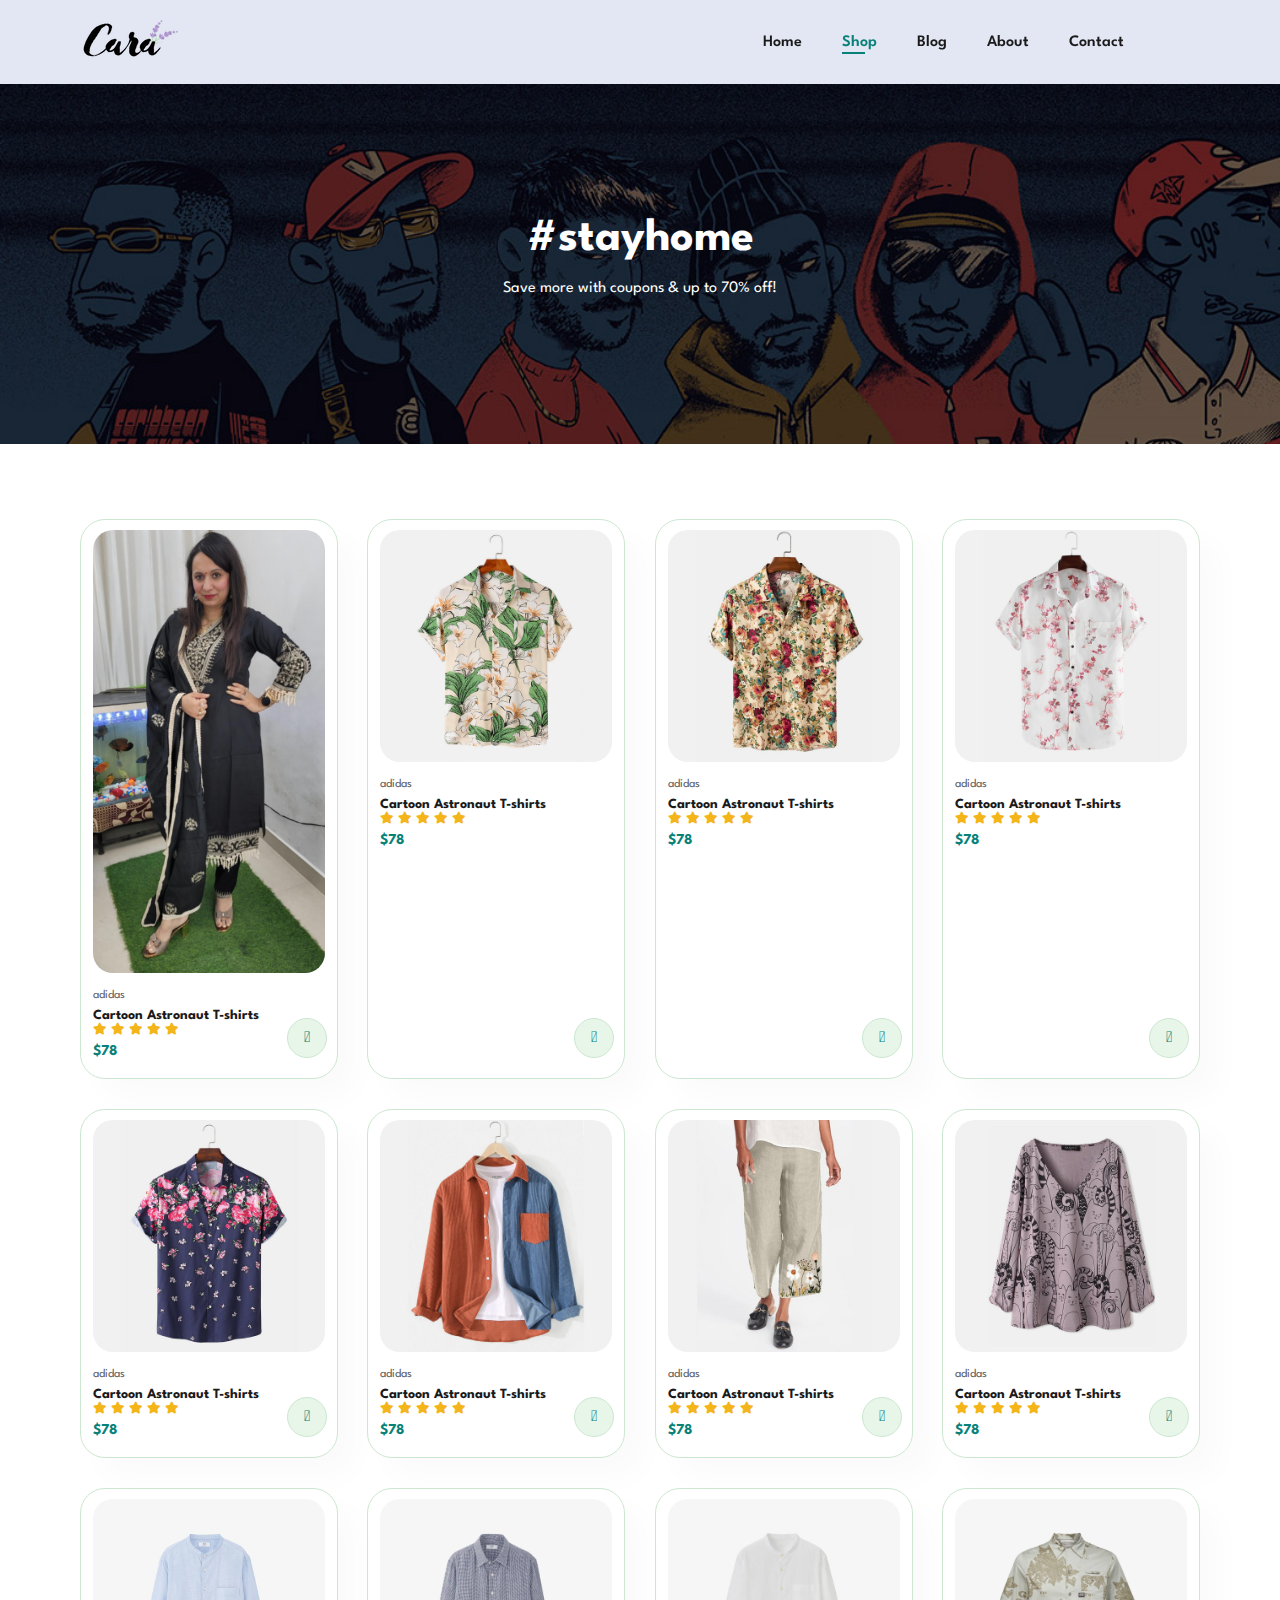
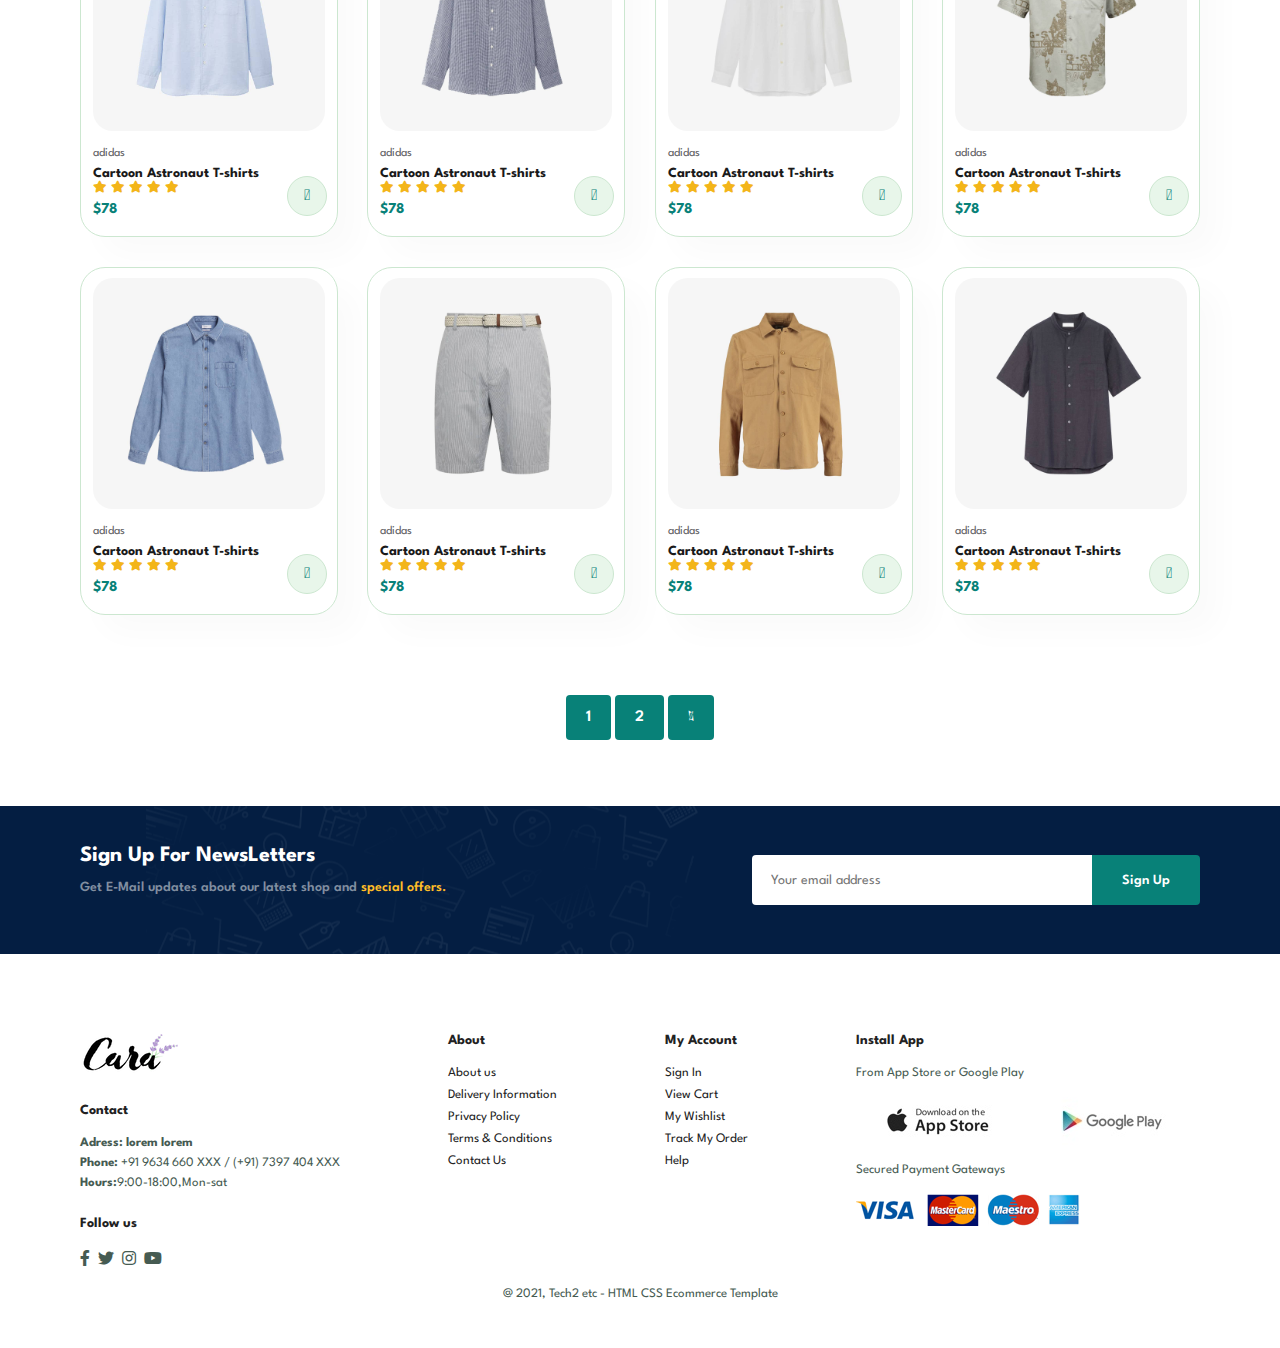
<file: shop.html>
<!DOCTYPE html>
<html lang="en">

    <head>
        <meta charset="UTF-8">
        <meta http-equiv="X-UA-Compatible" content="IE=edge">
        <meta name="viewport" content="width=device-width, initial-scale=1.0">
        <title>Classy Dezire</title>
        <!-- <link rel="stylesheet" href="https://pro.fontawesome.com/releases/v5.10.0/css/all.css" integrity="sha384-AYmEC3Yw5cVb3ZcuHt0A93w35dYTsvhLPVnYs9eStHfGJvOvKxVfELGroGkvsg+p" crossorigin="anonymous"/> -->
        <link rel="stylesheet" href="https://pro.fontawesome.com/releases/v5.10.0/css/all.css" />

        <link rel="stylesheet" href="style.css">
    </head>

    <body>
           <section id="header">
            <a href="#"><img src="img/logo.png" class="logo" alt=""></a>
            <div>
                <ul id="navbar">
                    <li><a href="index.html">Home</a></li>
                    <li><a class="active" href="shop.html">Shop</a></li>
                    <li><a href="blog.html">Blog</a></li>
                    <li><a href="about.html">About</a></li>
                    <li><a href="contact.html">Contact</a></li>
                    <li id="lg-bag"><a href="cart.html"><i class="far fa-shopping-bag"></i></a></li>
                    <a href="#" id="close"><i class="far fa-times"></i></a>
                </ul>
            </div>
            <div id="mobile">
                <a href="cart.html"><i class="far fa-shopping-bag"></i></a>
                <i id="bar" class="fas fa-outdent"></i>
            </div>
           </section>
           <section id="page-header">
                <h2>#stayhome</h2>
                <p>Save more with coupons & up to 70% off!</p>
           </section>
           <section id="product1" class="section-p1">
            <div class="pro-container">
                <div class="pro" onclick="window.location.href='sproduct.html';">
                    <img src="img/products/product1.png" alt="">
                    <div class="des">
                        <span>adidas</span>
                        <h5>Cartoon Astronaut T-shirts</h5>
                        <div class="star">
                            <i class="fas fa-star"></i>
                            <i class="fas fa-star"></i>
                            <i class="fas fa-star"></i>
                            <i class="fas fa-star"></i>
                            <i class="fas fa-star"></i>
                        </div>
                        <h4>$78</h4>
                    </div>
                    <a href="#"><i class="fal fa-shopping-cart cart"></i></a>
                </div>
                <div class="pro">
                    <img src="img/products/f2.jpg" alt="">
                    <div class="des">
                        <span>adidas</span>
                        <h5>Cartoon Astronaut T-shirts</h5>
                        <div class="star">
                            <i class="fas fa-star"></i>
                            <i class="fas fa-star"></i>
                            <i class="fas fa-star"></i>
                            <i class="fas fa-star"></i>
                            <i class="fas fa-star"></i>
                        </div>
                        <h4>$78</h4>
                    </div>
                    <a href="#"><i class="fal fa-shopping-cart cart"></i></a>
                </div>
                <div class="pro">
                    <img src="img/products/f3.jpg" alt="">
                    <div class="des">
                        <span>adidas</span>
                        <h5>Cartoon Astronaut T-shirts</h5>
                        <div class="star">
                            <i class="fas fa-star"></i>
                            <i class="fas fa-star"></i>
                            <i class="fas fa-star"></i>
                            <i class="fas fa-star"></i>
                            <i class="fas fa-star"></i>
                        </div>
                        <h4>$78</h4>
                    </div>
                    <a href="#"><i class="fal fa-shopping-cart cart"></i></a>
                </div>
                <div class="pro">
                    <img src="img/products/f4.jpg" alt="">
                    <div class="des">
                        <span>adidas</span>
                        <h5>Cartoon Astronaut T-shirts</h5>
                        <div class="star">
                            <i class="fas fa-star"></i>
                            <i class="fas fa-star"></i>
                            <i class="fas fa-star"></i>
                            <i class="fas fa-star"></i>
                            <i class="fas fa-star"></i>
                        </div>
                        <h4>$78</h4>
                    </div>
                    <a href="#"><i class="fal fa-shopping-cart cart"></i></a>
                </div>
                <div class="pro">
                    <img src="img/products/f5.jpg" alt="">
                    <div class="des">
                        <span>adidas</span>
                        <h5>Cartoon Astronaut T-shirts</h5>
                        <div class="star">
                            <i class="fas fa-star"></i>
                            <i class="fas fa-star"></i>
                            <i class="fas fa-star"></i>
                            <i class="fas fa-star"></i>
                            <i class="fas fa-star"></i>
                        </div>
                        <h4>$78</h4>
                    </div>
                    <a href="#"><i class="fal fa-shopping-cart cart"></i></a>
                </div>
                <div class="pro">
                    <img src="img/products/f6.jpg" alt="">
                    <div class="des">
                        <span>adidas</span>
                        <h5>Cartoon Astronaut T-shirts</h5>
                        <div class="star">
                            <i class="fas fa-star"></i>
                            <i class="fas fa-star"></i>
                            <i class="fas fa-star"></i>
                            <i class="fas fa-star"></i>
                            <i class="fas fa-star"></i>
                        </div>
                        <h4>$78</h4>
                    </div>
                    <a href="#"><i class="fal fa-shopping-cart cart"></i></a>
                </div>
                <div class="pro">
                    <img src="img/products/f7.jpg" alt="">
                    <div class="des">
                        <span>adidas</span>
                        <h5>Cartoon Astronaut T-shirts</h5>
                        <div class="star">
                            <i class="fas fa-star"></i>
                            <i class="fas fa-star"></i>
                            <i class="fas fa-star"></i>
                            <i class="fas fa-star"></i>
                            <i class="fas fa-star"></i>
                        </div>
                        <h4>$78</h4>
                    </div>
                    <a href="#"><i class="fal fa-shopping-cart cart"></i></a>
                </div>
                <div class="pro">
                    <img src="img/products/f8.jpg" alt="">
                    <div class="des">
                        <span>adidas</span>
                        <h5>Cartoon Astronaut T-shirts</h5>
                        <div class="star">
                            <i class="fas fa-star"></i>
                            <i class="fas fa-star"></i>
                            <i class="fas fa-star"></i>
                            <i class="fas fa-star"></i>
                            <i class="fas fa-star"></i>
                        </div>
                        <h4>$78</h4>
                    </div>
                    <a href="#"><i class="fal fa-shopping-cart cart"></i></a>
                </div>
                <div class="pro">
                    <img src="img/products/n1.jpg" alt="">
                    <div class="des">
                        <span>adidas</span>
                        <h5>Cartoon Astronaut T-shirts</h5>
                        <div class="star">
                            <i class="fas fa-star"></i>
                            <i class="fas fa-star"></i>
                            <i class="fas fa-star"></i>
                            <i class="fas fa-star"></i>
                            <i class="fas fa-star"></i>
                        </div>
                        <h4>$78</h4>
                    </div>
                    <a href="#"><i class="fal fa-shopping-cart cart"></i></a>
                </div>
                <div class="pro">
                    <img src="img/products/n2.jpg" alt="">
                    <div class="des">
                        <span>adidas</span>
                        <h5>Cartoon Astronaut T-shirts</h5>
                        <div class="star">
                            <i class="fas fa-star"></i>
                            <i class="fas fa-star"></i>
                            <i class="fas fa-star"></i>
                            <i class="fas fa-star"></i>
                            <i class="fas fa-star"></i>
                        </div>
                        <h4>$78</h4>
                    </div>
                    <a href="#"><i class="fal fa-shopping-cart cart"></i></a>
                </div>
                <div class="pro">
                    <img src="img/products/n3.jpg" alt="">
                    <div class="des">
                        <span>adidas</span>
                        <h5>Cartoon Astronaut T-shirts</h5>
                        <div class="star">
                            <i class="fas fa-star"></i>
                            <i class="fas fa-star"></i>
                            <i class="fas fa-star"></i>
                            <i class="fas fa-star"></i>
                            <i class="fas fa-star"></i>
                        </div>
                        <h4>$78</h4>
                    </div>
                    <a href="#"><i class="fal fa-shopping-cart cart"></i></a>
                </div>
                <div class="pro">
                    <img src="img/products/n4.jpg" alt="">
                    <div class="des">
                        <span>adidas</span>
                        <h5>Cartoon Astronaut T-shirts</h5>
                        <div class="star">
                            <i class="fas fa-star"></i>
                            <i class="fas fa-star"></i>
                            <i class="fas fa-star"></i>
                            <i class="fas fa-star"></i>
                            <i class="fas fa-star"></i>
                        </div>
                        <h4>$78</h4>
                    </div>
                    <a href="#"><i class="fal fa-shopping-cart cart"></i></a>
                </div>
                <div class="pro">
                    <img src="img/products/n5.jpg" alt="">
                    <div class="des">
                        <span>adidas</span>
                        <h5>Cartoon Astronaut T-shirts</h5>
                        <div class="star">
                            <i class="fas fa-star"></i>
                            <i class="fas fa-star"></i>
                            <i class="fas fa-star"></i>
                            <i class="fas fa-star"></i>
                            <i class="fas fa-star"></i>
                        </div>
                        <h4>$78</h4>
                    </div>
                    <a href="#"><i class="fal fa-shopping-cart cart"></i></a>
                </div>
                <div class="pro">
                    <img src="img/products/n6.jpg" alt="">
                    <div class="des">
                        <span>adidas</span>
                        <h5>Cartoon Astronaut T-shirts</h5>
                        <div class="star">
                            <i class="fas fa-star"></i>
                            <i class="fas fa-star"></i>
                            <i class="fas fa-star"></i>
                            <i class="fas fa-star"></i>
                            <i class="fas fa-star"></i>
                        </div>
                        <h4>$78</h4>
                    </div>
                    <a href="#"><i class="fal fa-shopping-cart cart"></i></a>
                </div>
                <div class="pro">
                    <img src="img/products/n7.jpg" alt="">
                    <div class="des">
                        <span>adidas</span>
                        <h5>Cartoon Astronaut T-shirts</h5>
                        <div class="star">
                            <i class="fas fa-star"></i>
                            <i class="fas fa-star"></i>
                            <i class="fas fa-star"></i>
                            <i class="fas fa-star"></i>
                            <i class="fas fa-star"></i>
                        </div>
                        <h4>$78</h4>
                    </div>
                    <a href="#"><i class="fal fa-shopping-cart cart"></i></a>
                </div>
                <div class="pro">
                    <img src="img/products/n8.jpg" alt="">
                    <div class="des">
                        <span>adidas</span>
                        <h5>Cartoon Astronaut T-shirts</h5>
                        <div class="star">
                            <i class="fas fa-star"></i>
                            <i class="fas fa-star"></i>
                            <i class="fas fa-star"></i>
                            <i class="fas fa-star"></i>
                            <i class="fas fa-star"></i>
                        </div>
                        <h4>$78</h4>
                    </div>
                    <a href="#"><i class="fal fa-shopping-cart cart"></i></a>
                </div>

            </div>
           </section>
           <section id="pagination" class="section-p1">
            <a href="#">1</a>
            <a href="#">2</a>
            <a href="#"><i class="fal fa-long-arrow-alt-right"></i></a>
           </section>
           <section id="newsletter" class="section-p1 section-m1">
            <div class="newstext">
                <h4>Sign Up For NewsLetters</h4>
                <p>Get E-Mail updates about our latest shop and <span>special offers.</span></p>
            </div>
            <div class="form">
                <input type="text" placeholder="Your email address">
                <button class="normal">Sign Up</button>
            </div>
           </section>
           <footer class="section-p1">
            <div class="col">
                <img class="logo" src="img/logo.png" alt="">
                <h4>Contact</h4>
                <p><strong>Adress: lorem lorem</strong></p>
                <p><strong>Phone:</strong> +91 9634 660 XXX / (+91) 7397 404 XXX</p>
                <p><strong>Hours:</strong>9:00-18:00,Mon-sat</p>
                <div class="follow">
                    <h4>Follow us</h4>
                    <div class="icon">
                       <i class="fab fa-facebook-f"></i>
                       <i class="fab fa-twitter"></i>
                       <i class="fab fa-instagram"></i>
                       <i class="fab fa-youtube"></i>
                    </div>
                </div>
            </div>
            <div class="col">
                <h4>About</h4>
                <a href="#">About us</a>
                <a href="#">Delivery Information</a>
                <a href="#">Privacy Policy</a>
                <a href="#">Terms & Conditions</a>
                <a href="#">Contact Us</a>
            </div>

            <div class="col">
                <h4>My Account</h4>
                <a href="#">Sign In</a>
                <a href="#">View Cart</a>
                <a href="#">My Wishlist</a>
                <a href="#">Track My Order</a>
                <a href="#">Help</a>
            </div>
            
            <div class="col install">
                <h4>Install App</h4>
                <p>From App Store or Google Play</p>
                <div class="row">
                    <img src="img/pay/app.jpg" alt="">
                    <img src="img/pay/play.jpg" alt="">
                </div>
                <p>Secured Payment Gateways</p>
                <img src="img/pay/pay.png" alt="">    
                
            </div>
            <div class="copyright">
                <p>@ 2021, Tech2 etc - HTML CSS Ecommerce Template</p>
            </div>
           </footer>

        <script src="script.js"></script>
    </body>

</html>
</file>
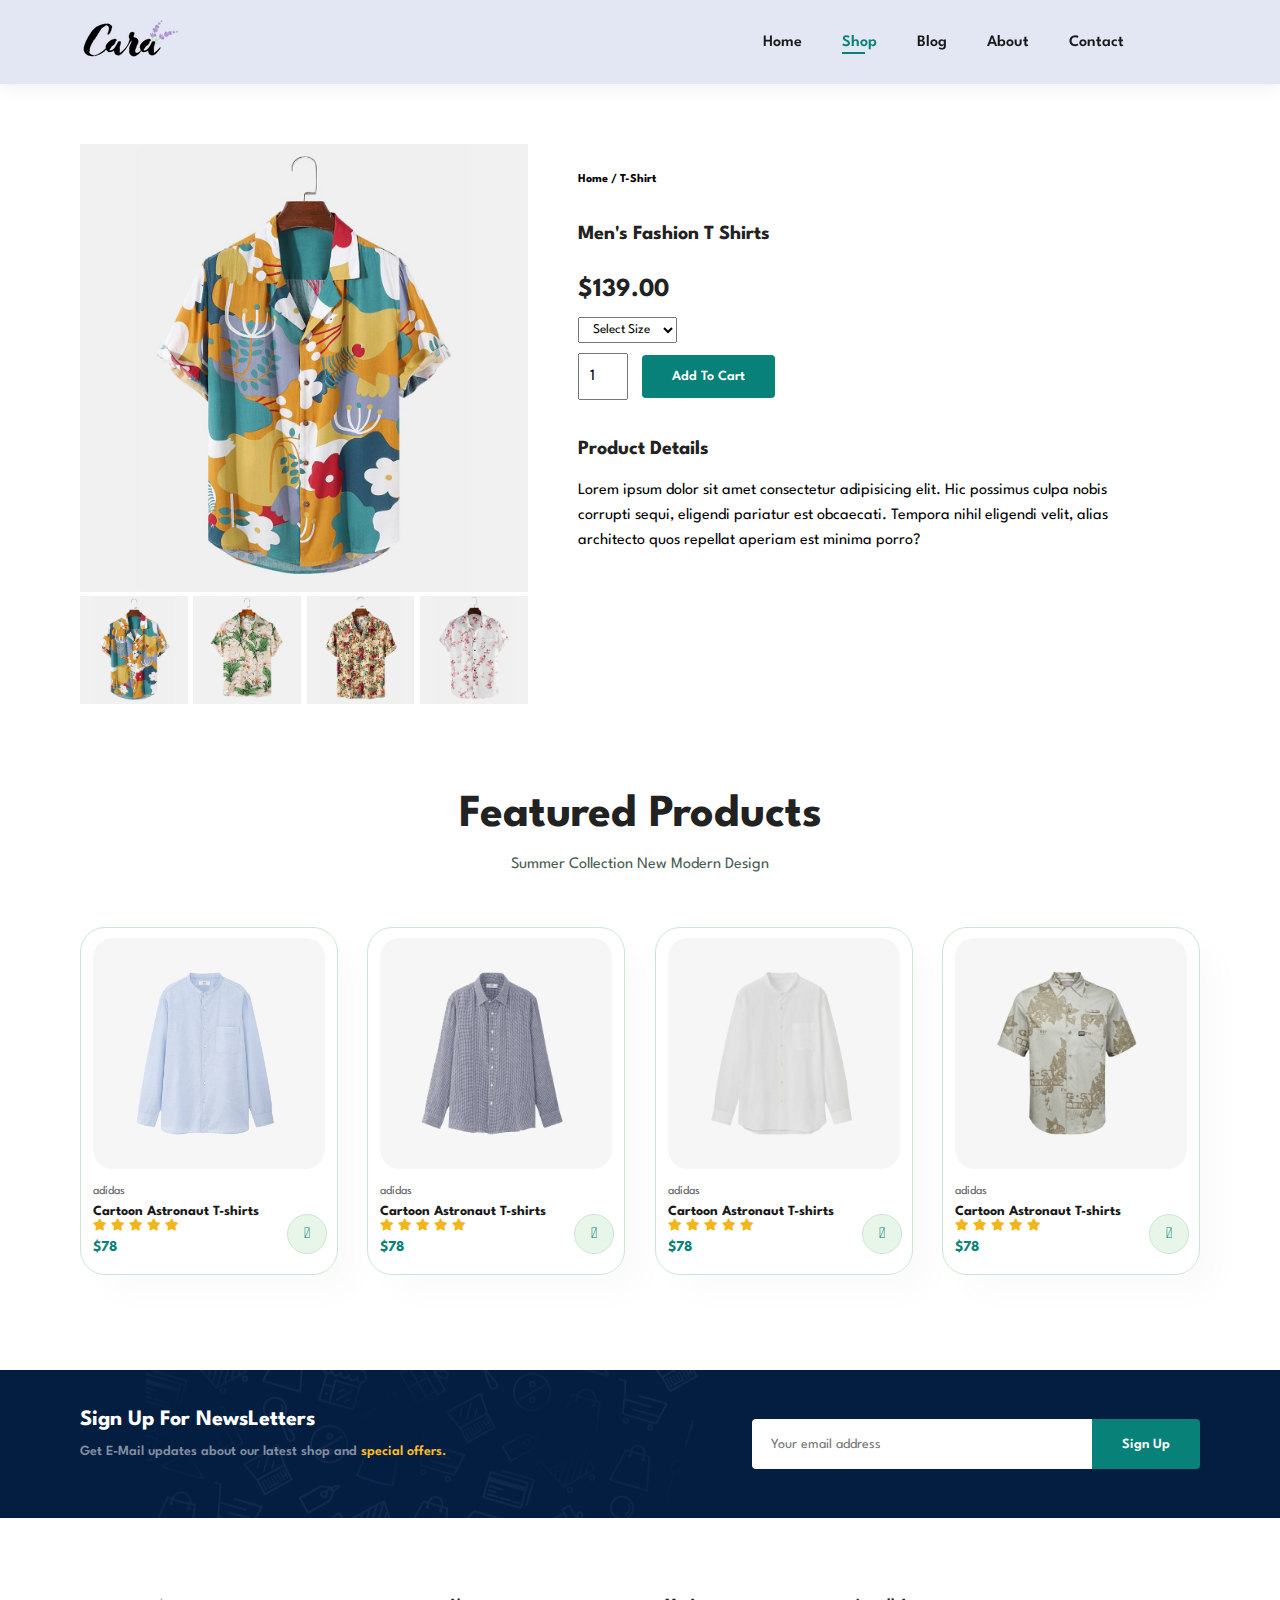
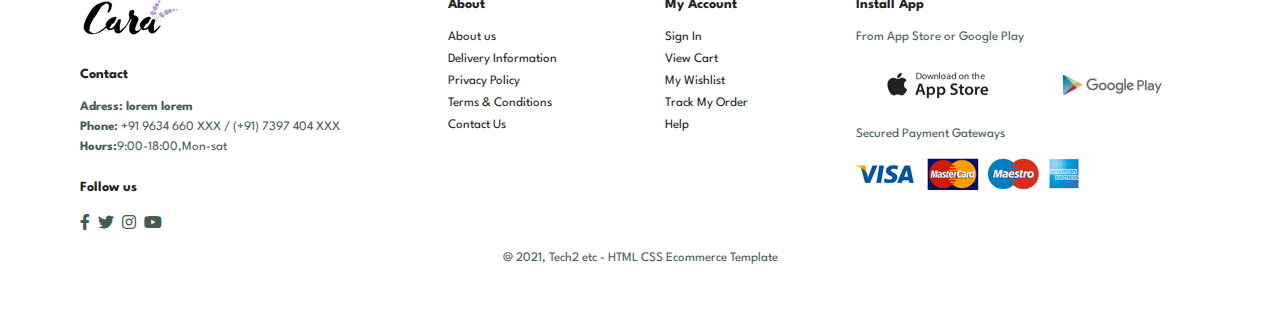
<file: sproduct.html>
<!DOCTYPE html>
<html lang="en">

    <head>
        <meta charset="UTF-8">
        <meta http-equiv="X-UA-Compatible" content="IE=edge">
        <meta name="viewport" content="width=device-width, initial-scale=1.0">
        <title>Classy Dezire</title>
        <!-- <link rel="stylesheet" href="https://pro.fontawesome.com/releases/v5.10.0/css/all.css" integrity="sha384-AYmEC3Yw5cVb3ZcuHt0A93w35dYTsvhLPVnYs9eStHfGJvOvKxVfELGroGkvsg+p" crossorigin="anonymous"/> -->
        <link rel="stylesheet" href="https://pro.fontawesome.com/releases/v5.10.0/css/all.css" />

        <link rel="stylesheet" href="style.css">
    </head>

    <body>
           <section id="header">
            <a href="#"><img src="img/logo.png" class="logo" alt=""></a>
            <div>
                <ul id="navbar">
                    <li><a href="index.html">Home</a></li>
                    <li><a class="active" href="shop.html">Shop</a></li>
                    <li><a href="blog.html">Blog</a></li>
                    <li><a href="about.html">About</a></li>
                    <li><a href="contact.html">Contact</a></li>
                    <li id="lg-bag"><a href="cart.html"><i class="far fa-shopping-bag"></i></a></li>
                    <a href="#" id="close"><i class="far fa-times"></i></a>
                </ul>
            </div>
            <div id="mobile">
                <a href="cart.html"><i class="far fa-shopping-bag"></i></a>
                <i id="bar" class="fas fa-outdent"></i>
            </div>
           </section>
           <section id="prodetails" class="section-p1">
            <div class="single-pro-image">
                <img src="img/products/f1.jpg" width="100%" id="MainImg" alt="">
                <div class="small-img-group">
                    <div class="small-img-col">
                        <img src="img/products/f1.jpg" width="100%" class="small-img" alt="">
                    </div>
                    <div class="small-img-col">
                        <img src="img/products/f2.jpg" width="100%" class="small-img" alt="">
                    </div>
                    <div class="small-img-col">
                        <img src="img/products/f3.jpg" width="100%" class="small-img" alt="">
                    </div>
                    <div class="small-img-col">
                        <img src="img/products/f4.jpg" width="100%" class="small-img" alt="">
                    </div>

                </div>
            </div>

            <div class="single-pro-details">
                <h6>Home / T-Shirt</h6>
                <h4>Men's Fashion T Shirts</h4>
                <h2>$139.00</h2>
                <select>
                    <option>Select Size</option>
                    <option>XL</option>
                    <option>XXL</option>
                    <option>Small</option>
                    <option>Large</option>
                </select>
                <input type="number" value="1">
                <button class="normal">Add To Cart</button>
                <h4>Product Details</h4>
                <span>Lorem ipsum dolor sit amet consectetur adipisicing elit. Hic possimus culpa nobis corrupti sequi, eligendi pariatur est obcaecati. Tempora nihil eligendi velit, alias architecto quos repellat aperiam est minima porro?</span>
            </div>
           </section>
           
           <section id="product1" class="section-p1">
            <h2>Featured Products</h2>
            <p>Summer Collection New Modern Design</p>
            <div class="pro-container">
                <div class="pro">
                    <img src="img/products/n1.jpg" alt="">
                    <div class="des">
                        <span>adidas</span>
                        <h5>Cartoon Astronaut T-shirts</h5>
                        <div class="star">
                            <i class="fas fa-star"></i>
                            <i class="fas fa-star"></i>
                            <i class="fas fa-star"></i>
                            <i class="fas fa-star"></i>
                            <i class="fas fa-star"></i>
                        </div>
                        <h4>$78</h4>
                    </div>
                    <a href="#"><i class="fal fa-shopping-cart cart"></i></a>
                </div>
                <div class="pro">
                    <img src="img/products/n2.jpg" alt="">
                    <div class="des">
                        <span>adidas</span>
                        <h5>Cartoon Astronaut T-shirts</h5>
                        <div class="star">
                            <i class="fas fa-star"></i>
                            <i class="fas fa-star"></i>
                            <i class="fas fa-star"></i>
                            <i class="fas fa-star"></i>
                            <i class="fas fa-star"></i>
                        </div>
                        <h4>$78</h4>
                    </div>
                    <a href="#"><i class="fal fa-shopping-cart cart"></i></a>
                </div>
                <div class="pro">
                    <img src="img/products/n3.jpg" alt="">
                    <div class="des">
                        <span>adidas</span>
                        <h5>Cartoon Astronaut T-shirts</h5>
                        <div class="star">
                            <i class="fas fa-star"></i>
                            <i class="fas fa-star"></i>
                            <i class="fas fa-star"></i>
                            <i class="fas fa-star"></i>
                            <i class="fas fa-star"></i>
                        </div>
                        <h4>$78</h4>
                    </div>
                    <a href="#"><i class="fal fa-shopping-cart cart"></i></a>
                </div>
                <div class="pro">
                    <img src="img/products/n4.jpg" alt="">
                    <div class="des">
                        <span>adidas</span>
                        <h5>Cartoon Astronaut T-shirts</h5>
                        <div class="star">
                            <i class="fas fa-star"></i>
                            <i class="fas fa-star"></i>
                            <i class="fas fa-star"></i>
                            <i class="fas fa-star"></i>
                            <i class="fas fa-star"></i>
                        </div>
                        <h4>$78</h4>
                    </div>
                    <a href="#"><i class="fal fa-shopping-cart cart"></i></a>
                </div>
            </div>
           </section>

           <section id="newsletter" class="section-p1 section-m1">
            <div class="newstext">
                <h4>Sign Up For NewsLetters</h4>
                <p>Get E-Mail updates about our latest shop and <span>special offers.</span></p>
            </div>
            <div class="form">
                <input type="text" placeholder="Your email address">
                <button class="normal">Sign Up</button>
            </div>
           </section>
           <footer class="section-p1">
            <div class="col">
                <img class="logo" src="img/logo.png" alt="">
                <h4>Contact</h4>
                <p><strong>Adress: lorem lorem</strong></p>
                <p><strong>Phone:</strong> +91 9634 660 XXX / (+91) 7397 404 XXX</p>
                <p><strong>Hours:</strong>9:00-18:00,Mon-sat</p>
                <div class="follow">
                    <h4>Follow us</h4>
                    <div class="icon">
                       <i class="fab fa-facebook-f"></i>
                       <i class="fab fa-twitter"></i>
                       <i class="fab fa-instagram"></i>
                       <i class="fab fa-youtube"></i>
                    </div>
                </div>
            </div>
            <div class="col">
                <h4>About</h4>
                <a href="#">About us</a>
                <a href="#">Delivery Information</a>
                <a href="#">Privacy Policy</a>
                <a href="#">Terms & Conditions</a>
                <a href="#">Contact Us</a>
            </div>

            <div class="col">
                <h4>My Account</h4>
                <a href="#">Sign In</a>
                <a href="#">View Cart</a>
                <a href="#">My Wishlist</a>
                <a href="#">Track My Order</a>
                <a href="#">Help</a>
            </div>
            
            <div class="col install">
                <h4>Install App</h4>
                <p>From App Store or Google Play</p>
                <div class="row">
                    <img src="img/pay/app.jpg" alt="">
                    <img src="img/pay/play.jpg" alt="">
                </div>
                <p>Secured Payment Gateways</p>
                <img src="img/pay/pay.png" alt="">    
                
            </div>
            <div class="copyright">
                <p>@ 2021, Tech2 etc - HTML CSS Ecommerce Template</p>
            </div>
           </footer>

           <script>
              var MainImg= document.getElementById("MainImg");
              var smallimg = document.getElementByClassName("small-img");

              smallimg[0].onclick= function(){
                MainImg.src = smallimg[0].src;
            }
            smallimg[1].onclick= function(){
                MainImg.src = smallimg[1].src;
            }
            smallimg[2].onclick= function(){
                MainImg.src = smallimg[2].src;
            }
            smallimg[3].onclick= function(){
                MainImg.src = smallimg[3].src;
            }

           </script>

        <script src="script.js"></script>
    </body>

</html>
</file>
<file: style.css>
@import url("https://fonts.googleapis.com/css2?family=Spartan:wght@100;200;300;400;500;600;700;800;900&display=swap");
* {
  margin: 0;
  padding: 0;
  box-sizing: border-box;
  font-family: "Spartan", sans-serif;
}

html {
  scroll-behavior: smooth;
}

/* Global Styles */

h1 {
  font-size: 50px;
  line-height: 64px;
  color: #222;
}

h2 {
  font-size: 46px;
  line-height: 54px;
  color: #222;
}

h4 {
  font-size: 20px;
  color: #222;
}

h6 {
  font-weight: 700;
  font-size: 12px;
}

p {
  font-size: 16px;
  color: #465b52;
  margin: 15px 0 20px 0;
}

.section-p1 {
  padding: 40px 80px;
}

.section-m1 {
  margin: 40px 0;
}

button.normal{
  font-size: 14px;
  font-weight: 600;
  padding: 15px 30px;
  color: #000;
  background-color: #fff;
  border-radius: 4px;
  cursor: pointer;
  border: none; 
  outline: none;
  transition: 0.2s;
}

button.white{
    font-size: 13px;
    font-weight: 600;
    padding: 11px 18px;
    color: #fff;
    background-color: transparent;
    cursor: pointer;
    border: 1px solid #fff; 
    outline: none;
    transition: 0.2s;
  }

body {
  width: 100%;
}

#header{
    display: flex;
    align-items: center;
    justify-content: space-between;
    padding: 20px 80px;
    background: #E3E6F3;
    box-shadow: 0 5px 15px rgba(0, 0, 0, 0.06);
    z-index: 999;
    position: sticky;
    top: 0;
    left: 0;
}
#navbar{ 
  display: flex;
  align-items: center;
  justify-content: center;
}

#navbar li{
    list-style: none;
    padding: 0 20px;
    position: relative;
}
#navbar li a{
    text-decoration: none;
    font-size: 16px;
    font-weight: 600;
    color: #1a1a1a;
    transition: 0.3s ease;
}
#navbar li a:hover,
#navbar li a.active{
    color: #088178;
}
#navbar li a.active::after,
#navbar li a:hover::after{
    content: "";
    width: 30%;
    height: 2px;
    background: #088178;
    position: absolute;
    bottom: -4px;
    left: 20px;
}

#mobile{
    display: none;
    align-items: center;
}
#close{
    display: none;
}

#hero{
    background-image: url(img/hero4.png);
    height: 90vh;
    width: 100%;
    background-size: cover;
    background-position: top 25% right 0;
    padding: 0 80px;
    display: flex;
    flex-direction: column;
    align-items: flex-start;
    justify-content: center;
}
#hero h4{
    padding-bottom: 15px;

}
#hero h1{
    color: #088178;
}
#hero button{
    background-image: url("img/button.png");
    background-color: transparent;
    color: #088178;
    border: 0;
    padding: 14px 80px 14px 65px;
    background-repeat: no-repeat;
    cursor: pointer;
    font-weight: 700;
    font-size: 15px;

}
#feature{
    display: flex;
    align-items: center;
    justify-content: space-between;
    flex-wrap: wrap;


}
#feature .fe-box{
    width: 180px;
    text-align: center;
    padding: 25px 15px;
    box-shadow: 20px 20px 34px rgba(0, 0, 0, 0.03);
    border: 1px solid #cce7d0;
    border-radius: 4px;
    margin: 15px 0;
}
#feature .fe-box:hover{
    box-shadow: 10px 10px 54px rgba(78, 62, 221, 0.1);
}
#feature .fe-box img{
    width: 100%;
    margin-bottom: 10px;
}
#feature .fe-box h6{
    display: inline-block;
    padding: 9px 8px 6px 8px;
    line-height: 1;
    color: #088178;
    background-color: #fddde4;

}
#feature .fe-box:nth-child(2) h6{
    background-color: #cdebbc;
}
#feature .fe-box:nth-child(3) h6{
    background-color: #d1e8f2;
}
#feature .fe-box:nth-child(4) h6{
    background-color: #cdd4f8;
}
#feature .fe-box:nth-child(5)h6{
    background-color: #f6dbf6;
}
#feature .fe-box:nth-child(6)h6{
    background-color: #fff2e5;
}
#product1{
    text-align: center;
}
#product1 .pro-container{
    display: flex;
    justify-content: space-between;
    padding-top: 20px;
    flex-wrap: wrap;
}
#product1 .pro{
    width: 23%;
    min-width: 250px;
    padding: 10px 12px;
    border: 1px solid #cce7d0;
    border-radius: 25px;
    cursor: pointer;
    box-shadow: 20px 20px 30px rgba(0, 0, 0, 0.02);
    margin: 15px 0;
    transition: 0.2s ease;
    position: relative;
}
#product1 .pro:hover{
    box-shadow: 20px 20px 30px rgba(0, 0, 0, 0.06);
}
#product1 .pro img{
    width: 100%;
    border-radius: 20px;
}
#product1 .pro .des{
    text-align: start;
    padding: 10px 0;
}
#product1 .pro .des span{
    color: #606063;
    font-size: 12px ;
}
#product1 .pro .des h5{
    padding-top: 7px;
    color: #1a1a1a;
    font-size: 14px;
}
#product1 .pro .des i{
    font-size: 12px;
    color: rgb(243, 181, 25);
}
#product1 .pro .des h4{
    padding-top: 7px;
    font-size: 15px;
    font-weight: 700;
    color: #088178;
}
#product1 .pro .cart{
    width: 40px;
    height: 40px;
    line-height: 40px;
    border-radius: 50px;
    background-color: #e8f6ea;
    font-weight: 500;
    color: #088178;
    border: 1px solid #cce7d0;
    position: absolute;
    bottom: 20px;
    right: 10px;
}
#banner{
    display: flex;
    flex-direction: column;
    justify-content: center;
    align-items: center;
    text-align: center;
    background-image: url("img/banner/b2.jpg");
    width: 100%;
    height: 40vh;
    background-size: cover;
    background-position:  center;
}
#banner h4{
    color: #fff;
    font-size: 16px;
}
#banner h2{
    color: #fff;
    font-size: 30px;
    padding: 10px 0;
}
#banner h2 span{
    color: #ef3636;
}
#banner button:hover{
    background: #088178;
    color: #fff;
}
#sm-banner{
    display: flex;
    justify-content: space-between;
    flex-wrap: wrap;

}
#sm-banner .banner-box{
    display: flex;
    flex-direction: column;
    justify-content: center;
    align-items: flex-start;
    background-image: url("img/banner/b17.jpg");
    min-width: 580px;
    height: 50vh;
    background-size: cover;
    background-position:  center;
    padding: 30px;
}

#sm-banner .banner-box2{
    background-image: url(img/banner/b10.jpg);

}

#sm-banner h4{
    color: #fff;
    font-size: 20px;
    font-weight: 300;
}
#sm-banner h2{
    color: #fff;
    font-size: 28px;
    font-weight: 800;
}
#sm-banner span{
    color: #fff;
    font-size: 14px;
    font-weight: 500;
    padding-bottom: 15px;
}
#sm-banner .banner-box:hover button{
    background: #088178;
    border: 1px solid;
}
#banner3{
    display: flex;
    justify-content: space-between;
    flex-wrap: wrap;
    padding: 0 80px;
}
#banner3  .banner-box{
    display: flex;
    flex-direction: column;
    justify-content: center;
    align-items: flex-start;
    background-image: url("img/banner/b7.jpg");
    min-width: 30%;
    height: 30vh;
    background-size: cover;
    background-position:  center;
    padding: 20px;
    margin-bottom: 20px;
}
#banner3 .banner-box2{
    background-image: url("img/banner/b4.jpg");
}
#banner3 .banner-box3{
    background-image: url("img/banner/b18.jpg");
}
#banner3 h2{
    color: #fff;
    font-weight: 900;
    font-size: 22px;  
}
#banner3 h3{
    color: #ec544e;
    font-weight: 800;
    font-size: 15px;  
}
#newsletter{
    display: flex;
    justify-content: space-between;
    flex-wrap: wrap;
    align-items: center;
    background-image: url("img/banner/b14.png");
    background-repeat: no-repeat;
    background-position: 20% 30%;
    background-color: #041e42;
}

#newsletter h4{
    font-size: 22px;
    font-weight: 700;
    color: #fff;
}

#newsletter p{
    font-size: 14px;
    font-weight: 600;
    color: #818ea0;
}

#newsletter p{
    color: #818ea0;
}

#newsletter p span{
    color: #ffbd27;
}

#newsletter .form{
    display: flex;
    width: 40%;
}

#newsletter input{
    height: 3.125rem;
    padding: 0 1.25em;
    font-size: 14px;
    width: 100%;
    border: 1px solid transparent;
    border-radius: 4px;
    outline: none;
    border-top-right-radius: 0;
    border-bottom-right-radius: 0;
}
#newsletter button{
    background-color: #088178;
    color: #fff;
    white-space: nowrap;
    border-top-left-radius: 0;
    border-bottom-left-radius: 0;
}
footer{
    display: flex;
    flex-wrap: wrap;
    justify-content: space-between;
}
footer .col{
    display: flex;
    flex-direction: column;
    align-items: flex-start;
    margin-bottom: 20px; 
}

footer .logo{
    margin-bottom: 30px;   
}
footer h4{
    font-size: 14px;
    padding-bottom: 20px;
}
footer p{
    font-size: 13px;
    margin: 0 0 8px 0;
}
footer a{
    font-size: 13px;
    text-decoration: none;
    color: #222;
    margin-bottom: 10px;
}
footer .follow{
    margin-top: 20px;
}
footer .follow i{
   color: #465b52;
   padding-right: 4px;
   cursor: pointer;
}
footer.install .row img{
    border: 1px solid #088178;
    border-radius: 6px;
}

footer .install img{
    margin: 10px 0 15px 0;
}

footer .follow i:hover,
footer a:hover{
    color: #088178;
}

footer .copyright{
    width: 100%;
    text-align: center;   
}
/* SHOP PAGE */
#page-header{
    background-image: url("img/banner/b1.jpg");
    width: 100%;
    height: 40vh;
    background-size: cover;
    display: flex;
    justify-content: center;
    text-align: center;
    flex-direction: column;
    padding: 14px;
}
#page-header h2,
#page-header p{
    color: #fff;
}

#pagination{
    text-align: center;
}
#pagination a{
    text-decoration: none;
    background-color: #088178;
    padding: 15px 20px;
    border-radius: 4px;
    color: #fff;
    font-weight: 600;
}

#pagination a i{
    font-size: 16px;
    font-weight: 600;
}


/* Single Product */

#prodetails{
    display: flex;
    margin-top: 20px;
}

#prodetails .single-pro-image{
    width: 40%;
    margin-right: 50px;
}

.small-img-group{
    display: flex;
    justify-content: space-between;
}

.small-img-col{
    flex-basis: 24%;
    cursor: pointer;
}

#prodetails .single-pro-details{
    width: 50%;
    padding-top: 30px;
}

#prodetails .single-pro-details h4{
    padding: 40px 0 20px 0;
}

#prodetails .single-pro-details h2{
    font-size: 26px;
}

#prodetails .single-pro-details select{
    display: block;
    padding: 5px 10px;
    margin-bottom: 10px;
}

#prodetails .single-pro-details input{
    width: 50px;
    height: 47px;
    padding-left: 10px;
    font-size: 16px;
    margin-right: 10px;
}

#prodetails .single-pro-details input:focus{
    outline: none;
}

#prodetails .single-pro-details button{
    background: #088178;
    color: #fff;
}

#prodetails .single-pro-details span{
    line-height: 25px;
}

/* Blog Page */
#page-header.blog-header{
    background-image: url("img/banner/b19.jpg");
}
#blog{
    padding: 150px 150px 0 150px;
}
#blog .blog-box{
    display: flex;
    align-items: center;
    width: 100%;
    position: relative;
    padding-bottom: 90px;
}
#blog .blog-img{
    width: 50%;
    margin-right: 40px;
}
#blog img{
    width: 100%;
    height: 300px;
    object-fit: cover; 
}
#blog .blog-details{
    width: 50%;
}

#blog .blog-details a{
    text-decoration: none;
    font-size: 11px;
    color: #000;
    font-weight: 700;
    position: relative;
    transition: 0.3s ;
}

#blog .blog-details a::after{
    content: "";
    width: 50px;
    height: 1px;
    background-color: #000;
    position: absolute;
    top: 4px;
    right: -60px;
}

#blog .blog-details a:hover{
    color: #088178;
}

#blog .blog-details a:hover::after{
    background-color: #088178;
}

#blog .blog-box h1{
    position: absolute;
    top: -40px;
    left: 0;
    font-size: 70px;
    font-weight: 700;
    color: #c9cbce;
    z-index: -9;
}

/* About Page */

#page-header.about-header{
    background-image: url("img/about/aboutbanner.png");
}

#about-head{
    display: flex;
    align-items: center;
}

#about-head img{
    width: 50%;
    height: auto;
}

#about-head div{
    padding-left: 40px;
}

#about-app{
    text-align: center;
}

#about-app .video{
    width: 70%;
    height: 100%;
    margin: 30px auto 0 auto;
}

#about-app .video video{
    width: 100%;
    height: 100%;
    border-radius: 20px;
}

/* contact Page */

#contact-details{
    display: flex;
    align-items: center;
    justify-content: space-between;
}

#contact-details .details{
    width: 40%;
}

#contact-details .details span,
#form-details form span{
    font-size: 12px;
}

#contact-details .details h2,
#form-details form h2{
    font-size: 26px;
    padding-bottom: 15px;
    /* font-size: 26px; */
    /* line-height: 35px; */
    /* padding: 20px 0; */
}

#contact-details .details h3{
    font-size: 16px;
    padding-bottom: 15px;
}

#contact-details .details li{
    list-style: none;
    display: flex;
    padding: 10px 0;
}

#contact-details .details li i{
    font-size: 14px;
    padding-right: 22px;
}

#contact-details .details li p{
    margin: 0;
    font-size: 14px;
}

#contact-details .map{
    width: 55%;
    height: 400px;
}

#contact-details .map iframe{
    width: 100%;
    height: 100%;
}


#form-details{
    display: flex;
    justify-content: space-between;
    margin: 30px;
    padding: 80px;
    border: 1px solid #e1e1e1;
}

#form-details form{
    width: 65%;
    display: flex;
    flex-direction: column;
    align-items: flex-start;
}

#form-details form input,
#form-details form textarea{
    width: 100%;
    padding: 12px 15px;
    outline: none;
    margin-bottom: 20px;
    border: 1px solid #e1e1e1;
}

#form-details form button{
    background-color: #088178;
    color: #fff;
}

#form-details .people div{
    padding-bottom: 25px; 
    display: flex;
    align-items: flex-start;
}

#form-details .people div img{
    width: 65px;
    height: 65px;
    object-fit: cover;
    margin-right: 15px;
}

#form-details .people div p{
    margin: 0;
    font-size: 13px;
    line-height: 25px;
}

#form-details .people div p span{
    display: block;
    font-size: 16px;
    font-weight: 600;
    color: #000;
}

/* cart page */
#cart{
    overflow-x: auto;

}

#cart table{
    width: 100%;
    border-collapse: collapse;
    table-layout: fixed;
    white-space: nowrap;
}

#cart table img{
    width: 70px;
}

#cart table td:nth-child(1){
    width: 100px;
    text-align: center;
}
#cart table td:nth-child(2){
    width: 150px;
    text-align: center;
}
#cart table td:nth-child(3){
    width: 250px;
    text-align: center;
}
#cart table td:nth-child(4),
#cart table td:nth-child(5),
#cart table td:nth-child(6){
    width: 150px;
    text-align: center;
}

#cart table td:nth-child(5) input{
    width: 70px;
    padding: 10px 5px 10px 15px;
}

#cart table thead{
    border: 1px solid #e2e9e1;
    border-left: none;
    border-right: none;
}

#cart table thead td{
    font-weight: 700;
    text-transform: uppercase;
    font-size: 13px;
    padding: 18px 0;
}

#cart table tbody tr td{
    padding-top: 15px;
}

#cart table tbody td{
    font-size: 13px;
}

#cart-add{
    display: flex;
    flex-wrap: wrap;
    justify-content: space-between;
}

#coupon{
    width: 50%;
    margin-bottom: 30px;
}

#coupon h3,
#subtotal h3{
    padding-bottom: 15px;
}

#coupon input{
    padding: 10px 20px;
    outline: none;
    width: 60%;
    margin-right: 10px;
    border: 1px solid #e2e9e1;
}

#coupon button,
#subtotal button{
    background-color: #088178;
    color: #fff;
    padding: 12px 20px;
}

#subtotal{
    width: 50%;
    margin-bottom: 30px;
    border: 1px solid #e2e9e1;
    padding: 30px;
}

#subtotal table{
    border-collapse: collapse;
    width: 100%;
    margin-bottom: 20px;
}

#subtotal table td{
    width: 50%;
    border: 1px solid #e2e9e1;
    padding: 10px;
    font-size: 13px;
}

@media(max-width:799px){
    .section-p1{
        padding: 40px 40px;
    }
    #navbar{
        display: flex;
        flex-direction: column;
        align-items: flex-start;
        justify-content: flex-start;
        position: fixed;
        top: 0;
        right: -300px;
        height: 100vh;
        width: 300px;
        background-color: #E3E6F3;
        box-shadow: 0 40px 60px rgba(0, 0, 0, 0.1);
        padding: 80px 0 0 10px;
        transition: 0.3s;
    }
    #navbar.active{
        right: 0px;
    }
    #navbar li{
      margin-bottom: 25px;
    }
    #mobile{
        display: flex;
        align-items: center;
    }
    #mobile i{
        color: #1a1a1a;
        font-size: 24px;
        padding-left: 20px;
    }
    #close{
      display: initial;
      position: absolute;
      top: 30px;
      left: 30px;
      color: #222;
      font-size: 24px;
    }
    #lg-bag{
        display: none;
    }
    #hero{
      height: 70vh;
      padding: 0 80px;
      background-position: top 30% right 30%;
    }
    #feature{
       justify-content: center; 
    }
    #feature .fe-box{
        margin: 15px 15px;
    }
    #product1 .pro-container{
        justify-content: center;
    }
    #product1 .pro{
        margin: 15px;
    }
    #banner{
        height: 20vh;
    }
    #sm-banner .banner-box{
        min-width: 100%;
        height: 30vh;
    }
    #banner3{
        padding: 0 40px;
    }
    #banner3 .banner-box{
      width: 28%;
    }
    #newsletter .form{
      width: 70%;
    }
    /* Contact page */
    #form-details{
        padding: 40px;
    }
    #form-details form{
        width: 50%;
    }

}
@media(max-width:477px){
    .section-p1{
        padding: 20px;
    }
    #header{
        padding: 10px 30px;
    }
    h1{
        font-size: 38px;
    }
    h2{
        font-size: 32px;
    }
    #hero{
        padding: 0 20px;
        background-position: 55%;
    }
    #feature{
        justify-content: space-between;
    }
    #feature .fe-box{
        width: 155px;
        margin: 0 0 15px 0;
    }
    #product1 .pro{
        width: 100%;
    }
    #banner{
        height: 40vh;
    }
    #sm-banner .banner-box{
        height: 40vh;
    }
    #sm-banner .banner-box2{
        margin-top: 20px;
    }
    #banner3{
        padding: 0 20px;
    }
    #banner3 .banner-box{
        width: 100%;
    }
    #newsletter{
        padding: 40px 20px;
    }
    #newsletter .form{
        width: 100%;
    }
    footer .copyright{
        text-align: start;
    }
    /* Single Product */
    #prodetails{
        display: flex;
        flex-direction: column;
    }
    #prodetails .single-pro-image{
        width: 100%;
        margin-right: 0px;
    }
    #prodetails .single-pro-details{
        width: 100%;
    }
   /* Blog Page */
   #blog{
    padding: 100px 20px 0 20px;
   }
   #blog .blog-box{
     display: flex;
     flex-direction: column;
     align-items: flex-start;
   }
   #blog .blog-img{
    width: 100%;
    margin-right: 0px;
    margin-bottom: 30px;
   }
   #blog .blog-details{
    width:100% ;
   }
   /* about page */
   #about-head{
    flex-direction: column;
    }

    #about-head img{
        width: 100%;
        margin-bottom: 20px;
    }

    #about-head div{
        padding-left: 0px;
    }

    #about-app .video{
        width: 100%;
    }
    #contact-details{
        flex-direction: column;
    }
    #contact-details .details{
        width: 100%;
        margin-bottom: 30px;
    }
    #contact-details .map{
        width: 100%;
    }
    #form-details{
        margin: 10px;
        padding: 30px 10px;
        flex-wrap: wrap;
    }
    #form-details form{
        width: 100%;
        margin-bottom: 30px;
    }
    /* cart */
    #cart-add{
        flex-direction: column;
    }
    #coupon{
        width: 100%;
    }
    #subtotal{
        width: 100%;
        padding: 20px;
    }
}
</file>
